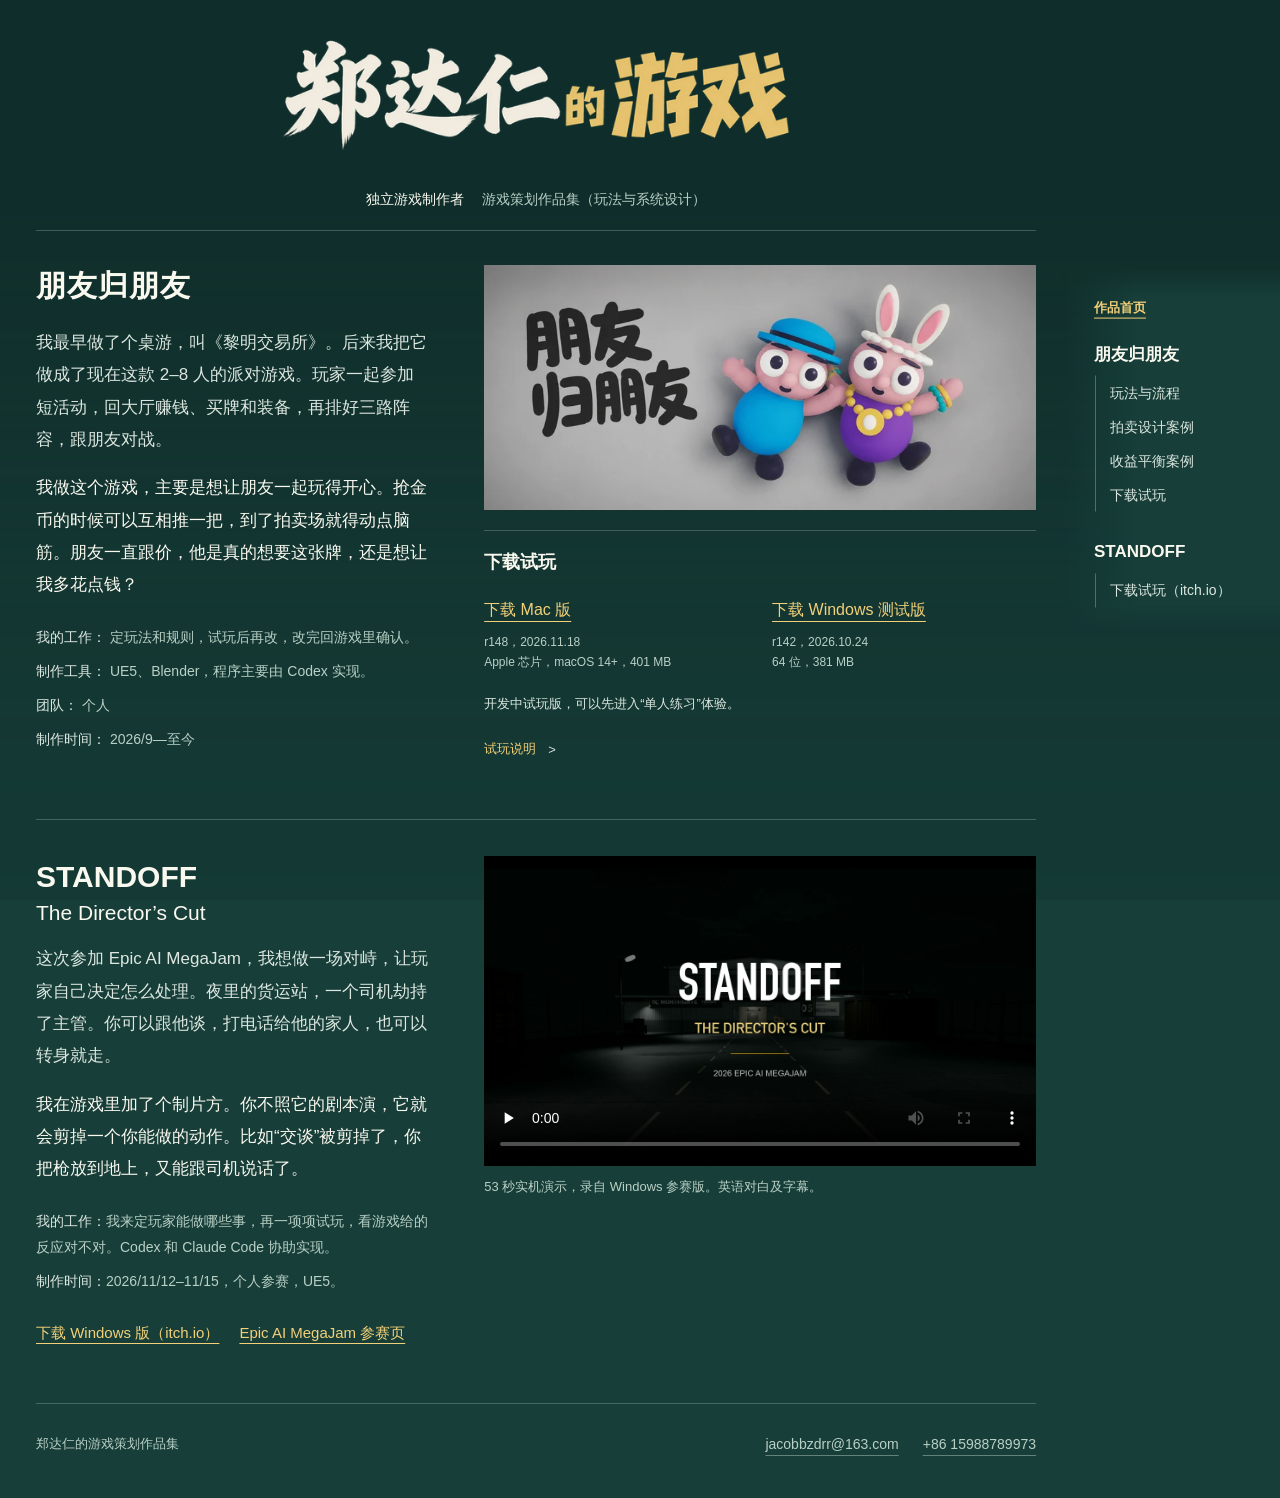
<file: index.html>
<!doctype html>
<html lang="zh-CN">
  <head>
    <meta charset="utf-8" />
    <meta name="viewport" content="width=device-width, initial-scale=1" />
    <meta name="theme-color" content="#28514b" />
    <meta name="description" content="郑达仁的游戏策划作品集。体验多人派对策略游戏《朋友归朋友》，查看公开竞拍与收益平衡案例，或试玩 Epic AI MegaJam 参赛作品 STANDOFF: The Director's Cut。" />
    <title>郑达仁的游戏</title>
    <link rel="icon" href="data:," />
    <link rel="stylesheet" href="./styles.css?v=20261018-footer" />
    <link rel="stylesheet" href="./home.css?v=20261119-works" />
    <link rel="stylesheet" href="./site-nav.css?v=20261119-works" />
    <script src="./site-nav.js?v=20261119-works" defer></script>
    <link rel="stylesheet" href="./ink-background.css?v=20261020-v4" />
    <script src="./ink-background.js?v=20261020-v4" defer></script>
  </head>
  <body class="portfolio-home has-site-nav" data-nav-page="home">
    <a class="home-skip-link" href="#friends">跳到作品介绍</a>
    <aside class="site-directory">
      <button class="directory-toggle" type="button" aria-expanded="false" aria-controls="portfolio-directory" hidden>
        <svg viewBox="0 0 24 24" fill="none" stroke="currentColor" stroke-width="1.5" stroke-linecap="round" aria-hidden="true"><path d="M4 6h16M4 12h16M4 18h16" /></svg>
        <span>目录</span>
      </button>
      <nav class="directory-nav" id="portfolio-directory" aria-label="作品集目录">
        <a class="directory-link directory-home" href="./index.html" data-nav-page="home" aria-current="page">作品首页</a>
        <ul class="directory-projects">
          <li>
            <a class="directory-link directory-project-title" id="directory-friends" href="./index.html#friends" data-nav-page="home" data-nav-target="friends">朋友归朋友</a>
            <ul class="directory-pages" aria-labelledby="directory-friends">
              <li><a class="directory-link" href="./gameplay.html" data-nav-page="gameplay">玩法与流程</a></li>
              <li><a class="directory-link" href="./auction.html" data-nav-page="auction">拍卖设计案例</a></li>
              <li><a class="directory-link" href="./income.html" data-nav-page="income">收益平衡案例</a></li>
              <li><a class="directory-link" href="./index.html#download" data-nav-page="home" data-nav-target="download">下载试玩</a></li>
            </ul>
          </li>
          <li>
            <a class="directory-link directory-project-title" id="directory-standoff" href="./index.html#standoff" data-nav-page="home" data-nav-target="standoff" lang="en">STANDOFF</a>
            <ul class="directory-pages" aria-labelledby="directory-standoff">
              <li><a class="directory-link" href="https://jacobbzdr-art.itch.io/standoff-the-directors-cut">下载试玩（itch.io）</a></li>
            </ul>
          </li>
        </ul>
      </nav>
    </aside>
    <main class="page home-page">
      <header class="masthead">
        <h1>
          <picture>
            <source type="image/webp" srcset="./assets/optimized/zheng-daren-games-640.webp 640w, ./assets/optimized/zheng-daren-games-1080.webp 1080w" sizes="(max-width: 499px) calc(100vw - 40px), (max-width: 767px) 460px, 540px" />
            <img class="title-art" src="./assets/zheng-daren-games.png" width="2172" height="724" alt="郑达仁的游戏" fetchpriority="high" />
          </picture>
        </h1>
        <p class="portfolio-purpose"><span class="creator-role">独立游戏制作者</span><span>游戏策划作品集（玩法与系统设计）</span></p>
      </header>
      <div id="works">
        <nav class="project-index" aria-label="选择作品">
          <a href="#friends"><strong>朋友归朋友</strong><span>多人派对策略</span></a>
          <a href="#standoff"><strong lang="en">STANDOFF</strong><span>第一人称叙事</span></a>
        </nav>
      </div>
      <section class="game" id="friends" tabindex="-1" aria-labelledby="game-title">
        <div class="game-copy">
          <h2 id="game-title">朋友归朋友</h2>
          <p>我最早做了个桌游，叫《黎明交易所》。后来我把它做成了现在这款 2–8 人的派对游戏。玩家一起参加短活动，回大厅赚钱、买牌和装备，再排好三路阵容，跟朋友对战。</p>
          <p class="game-intent">我做这个游戏，主要是想让朋友一起玩得开心。抢金币的时候可以互相推一把，到了拍卖场就得动点脑筋。朋友一直跟价，他是真的想要这张牌，还是想让我多花点钱？</p>
          <dl class="game-details">
            <div>
              <dt>我的工作：</dt>
              <dd>定玩法和规则，试玩后再改，改完回游戏里确认。</dd>
            </div>
            <div>
              <dt>制作工具：</dt>
              <dd>UE5、Blender，程序主要由 Codex 实现。</dd>
            </div>
            <div>
              <dt>团队：</dt>
              <dd>个人</dd>
            </div>
            <div>
              <dt>制作时间：</dt>
              <dd><time datetime="2026-09">2026/9</time>—至今</dd>
            </div>
          </dl>
        </div>
        <figure class="game-cover">
          <picture>
            <source type="image/webp" srcset="./assets/optimized/friends-cover-768.webp 768w, ./assets/optimized/friends-cover-1280.webp 1280w" sizes="(max-width: 767px) calc(100vw - 40px), (max-width: 1050px) calc((100vw - 110px) * 0.5652), (max-width: 1196px) calc((100vw - 150px) * 0.5833), 610px" />
            <img src="./assets/friends-cover.png" width="1881" height="836" alt="《朋友归朋友》游戏概念封面：左侧是游戏艺术字，右侧是一位初始角色和一位戴满饰品的角色。" />
          </picture>
        </figure>
        <section class="playtest-download" id="download" aria-labelledby="download-title">
          <h3 id="download-title">下载试玩</h3>
          <div class="download-options">
            <a class="download-option" href="https://github.com/jacobbzdr-art/jacobbzdr-art.github.io/releases/download/playtest-r148/Friends-r148-Mac-AppleSilicon.zip" aria-label="下载 Mac r148 试玩版，Apple 芯片，macOS 14 或更新版本，401 MB">
              <span class="download-label">下载 Mac 版</span>
              <span class="download-meta">r148，<time datetime="2026-11-18">2026.11.18</time><br />Apple 芯片，macOS 14+，401 MB</span>
            </a>
            <a class="download-option" href="https://github.com/jacobbzdr-art/jacobbzdr-art.github.io/releases/download/playtest-r142/Friends-r142-Windows-test-x64.zip" aria-label="下载 Windows r142 测试版，64 位，381 MB">
              <span class="download-label">下载 Windows 测试版</span>
              <span class="download-meta">r142，<time datetime="2026-10-24">2026.10.24</time><br />64 位，381 MB</span>
            </a>
          </div>
          <p class="download-intro">开发中试玩版，可以先进入“单人练习”体验。</p>
          <details class="download-guide">
            <summary>试玩说明</summary>
            <div class="download-guide-body">
              <p><strong>Windows：</strong>完整解压后，打开 Friends-r142-Windows-test 文件夹中的 DawnExchange.exe。如果提示缺少 VCRUNTIME 或 MSVCP 运行库，安装<a href="https://aka.ms/vc14/vc_redist.x64.exe">微软 VC++ x64 运行库</a>后重试。</p>
              <p><strong>Mac：</strong>解压后打开 DawnExchange.app。当前版本尚未经过 Apple 公证，首次打开可能需要在“系统设置 → 隐私与安全性”中确认允许打开。</p>
              <p><strong>和朋友联机：</strong>请使用相同版本。房主创建房间，其他玩家填写房主地址加入。异地联机需要可互通的网络。如果你们约好玩 r142，可以<a href="https://github.com/jacobbzdr-art/jacobbzdr-art.github.io/releases/download/playtest-r142/Friends-r142-Mac-AppleSilicon.zip">下载旧版 Mac r142（388 MB）</a>。</p>
            </div>
          </details>
        </section>
      </section>
      <section class="jam-project" id="standoff" aria-labelledby="standoff-title">
        <h2 id="standoff-title" lang="en">STANDOFF <span class="jam-subtitle">The Director’s Cut</span></h2>
        <figure class="jam-film" id="standoff-film">
          <video width="1920" height="1080" controls playsinline preload="none" poster="./assets/videos/standoff-cover.jpg" aria-label="STANDOFF 的 53 秒 Windows 实机演示">
            <source src="./assets/videos/standoff-gameplay.mp4" type="video/mp4" />
            <a href="./assets/videos/standoff-gameplay.mp4">打开 STANDOFF 实机演示</a>
          </video>
          <figcaption>53 秒实机演示，录自 Windows 参赛版。英语对白及字幕。</figcaption>
        </figure>
        <div class="game-copy">
          <p>这次参加 Epic AI MegaJam，我想做一场对峙，让玩家自己决定怎么处理。夜里的货运站，一个司机劫持了主管。你可以跟他谈，打电话给他的家人，也可以转身就走。</p>
          <p class="game-intent">我在游戏里加了个制片方。你不照它的剧本演，它就会剪掉一个你能做的动作。比如“交谈”被剪掉了，你把枪放到地上，又能跟司机说话了。</p>
          <dl class="game-details">
            <div><dt>我的工作：</dt><dd>我来定玩家能做哪些事，再一项项试玩，看游戏给的反应对不对。Codex 和 Claude Code 协助实现。</dd></div>
            <div><dt>制作时间：</dt><dd>2026/11/12–11/15，个人参赛，UE5。</dd></div>
          </dl>
          <nav class="work-links" aria-label="STANDOFF 下载和参赛记录">
            <a href="https://jacobbzdr-art.itch.io/standoff-the-directors-cut">下载 Windows 版（itch.io）</a>
            <a href="https://itch.io/jam/2026-epic-ai-megajam/rate/5370667">Epic AI MegaJam 参赛页</a>
          </nav>
        </div>
      </section>
      <footer class="contact" aria-label="联系郑达仁">
        <p>郑达仁的游戏策划作品集</p>
        <nav class="contact-links" aria-label="联系方式">
          <a href="mailto:jacobbzdrr@163.com">jacobbzdrr@163.com</a>
          <a href="tel:+8615988789973">+86 15988789973</a>
        </nav>
      </footer>
    </main>
  </body>
</html>
</file>
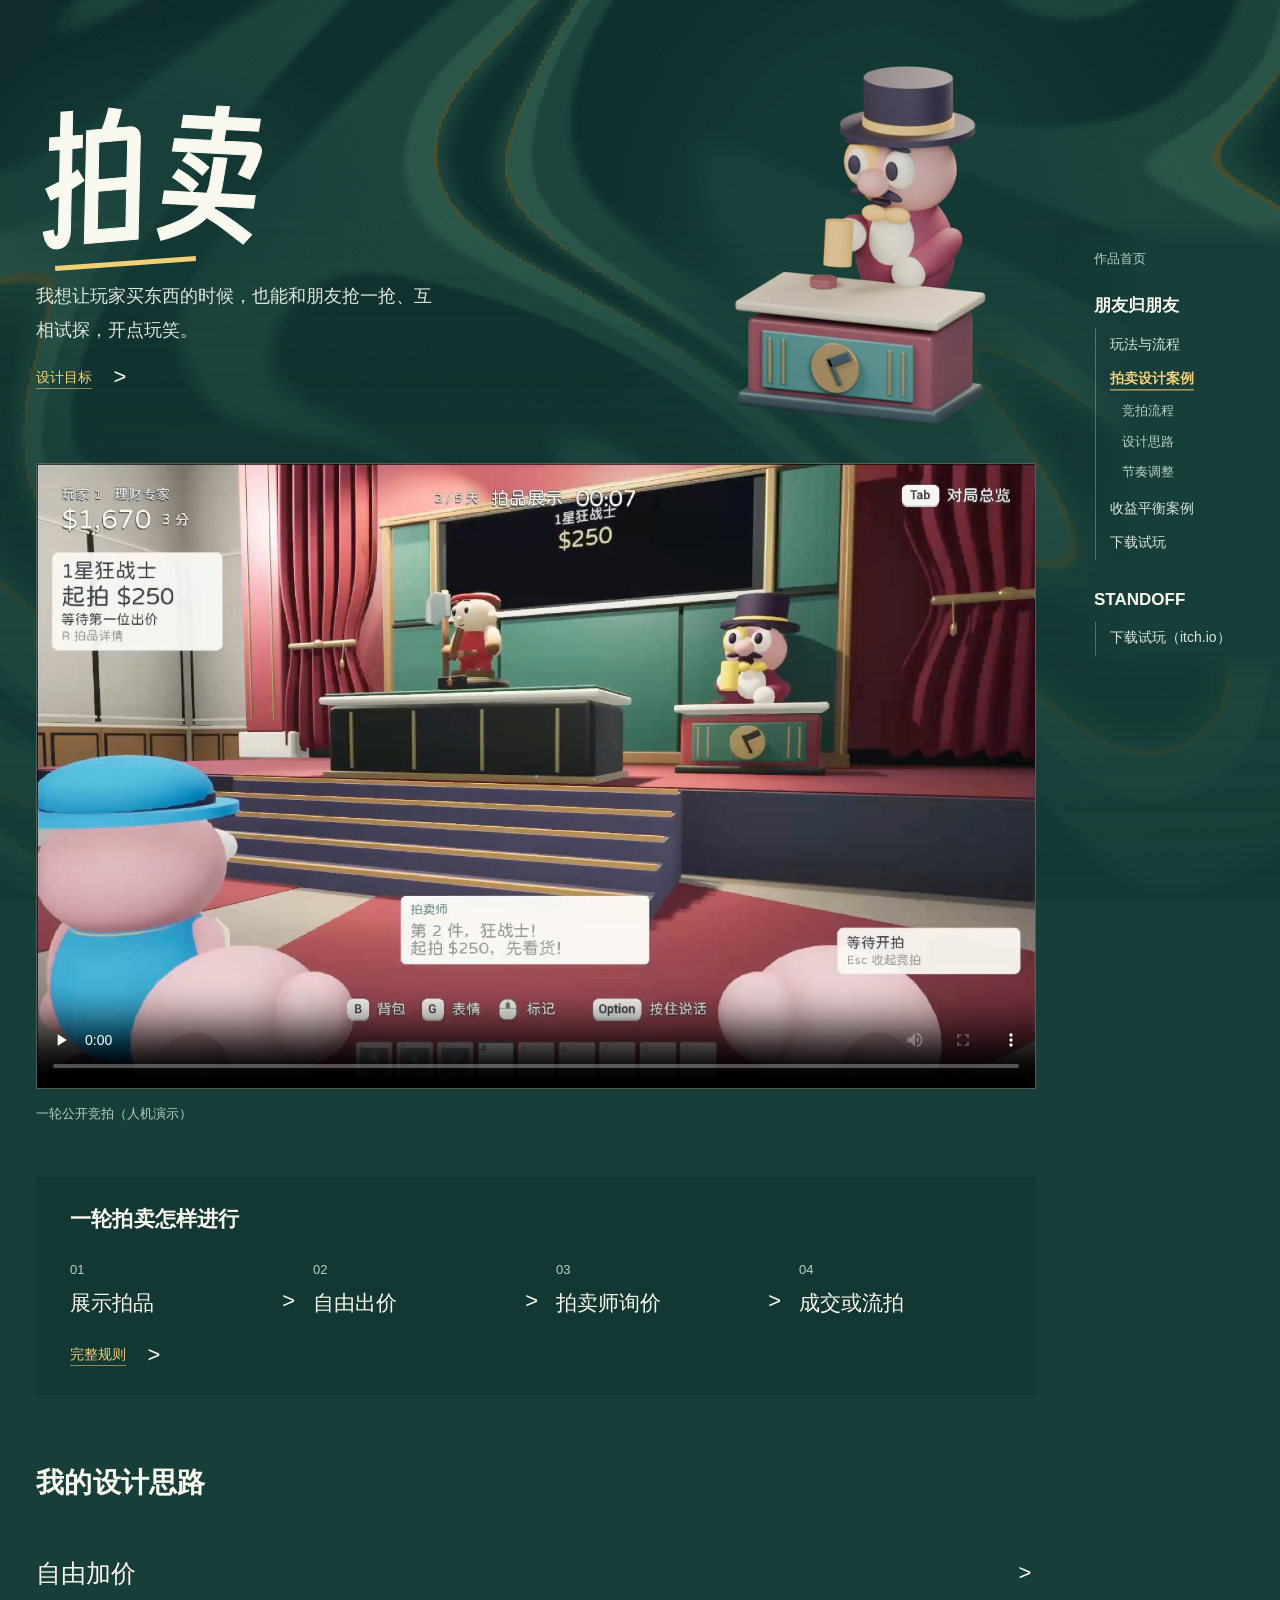
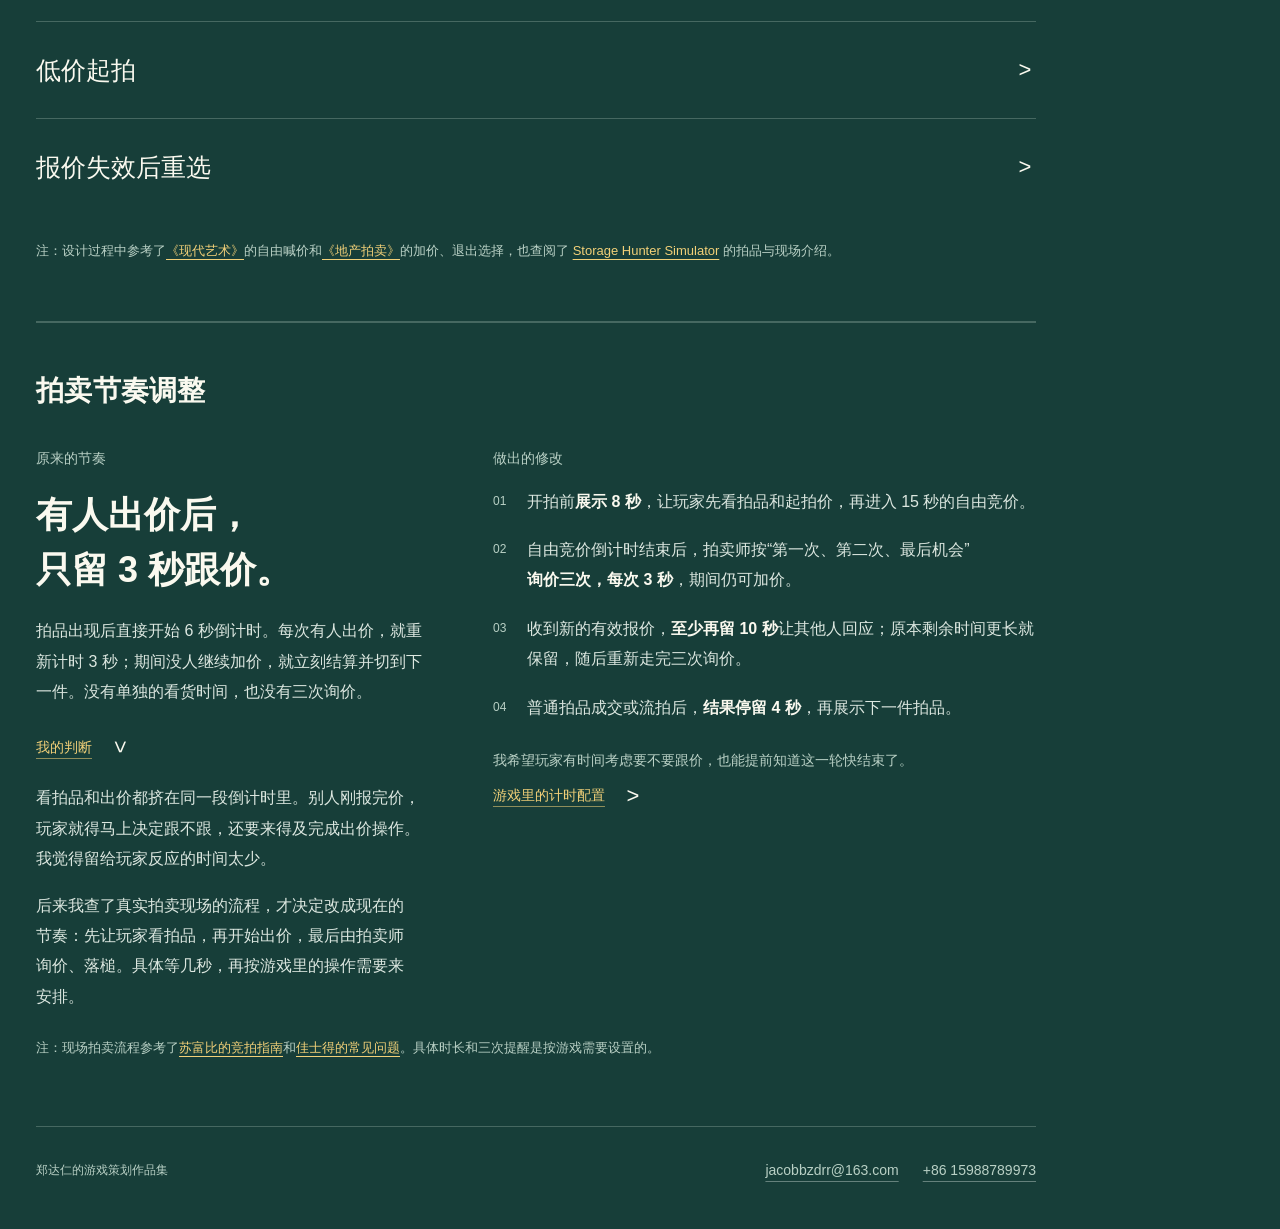
<file: auction/index.html>
<!doctype html>
<html lang="zh-CN">
  <head>
    <meta charset="utf-8" />
    <meta name="viewport" content="width=device-width, initial-scale=1" />
    <title>拍卖设计案例｜郑达仁的游戏策划作品集</title>
    <script>
      window.location.replace("../auction.html" + window.location.search + window.location.hash);
    </script>
    <meta http-equiv="refresh" content="0; url=../auction.html" />
  </head>
  <body>
    <p>正在打开拍卖设计案例。</p>
    <p><a href="../auction.html" id="destination">前往拍卖设计案例</a></p>
    <script>
      document.getElementById("destination").href = "../auction.html" + window.location.search + window.location.hash;
    </script>
  </body>
</html>
</file>
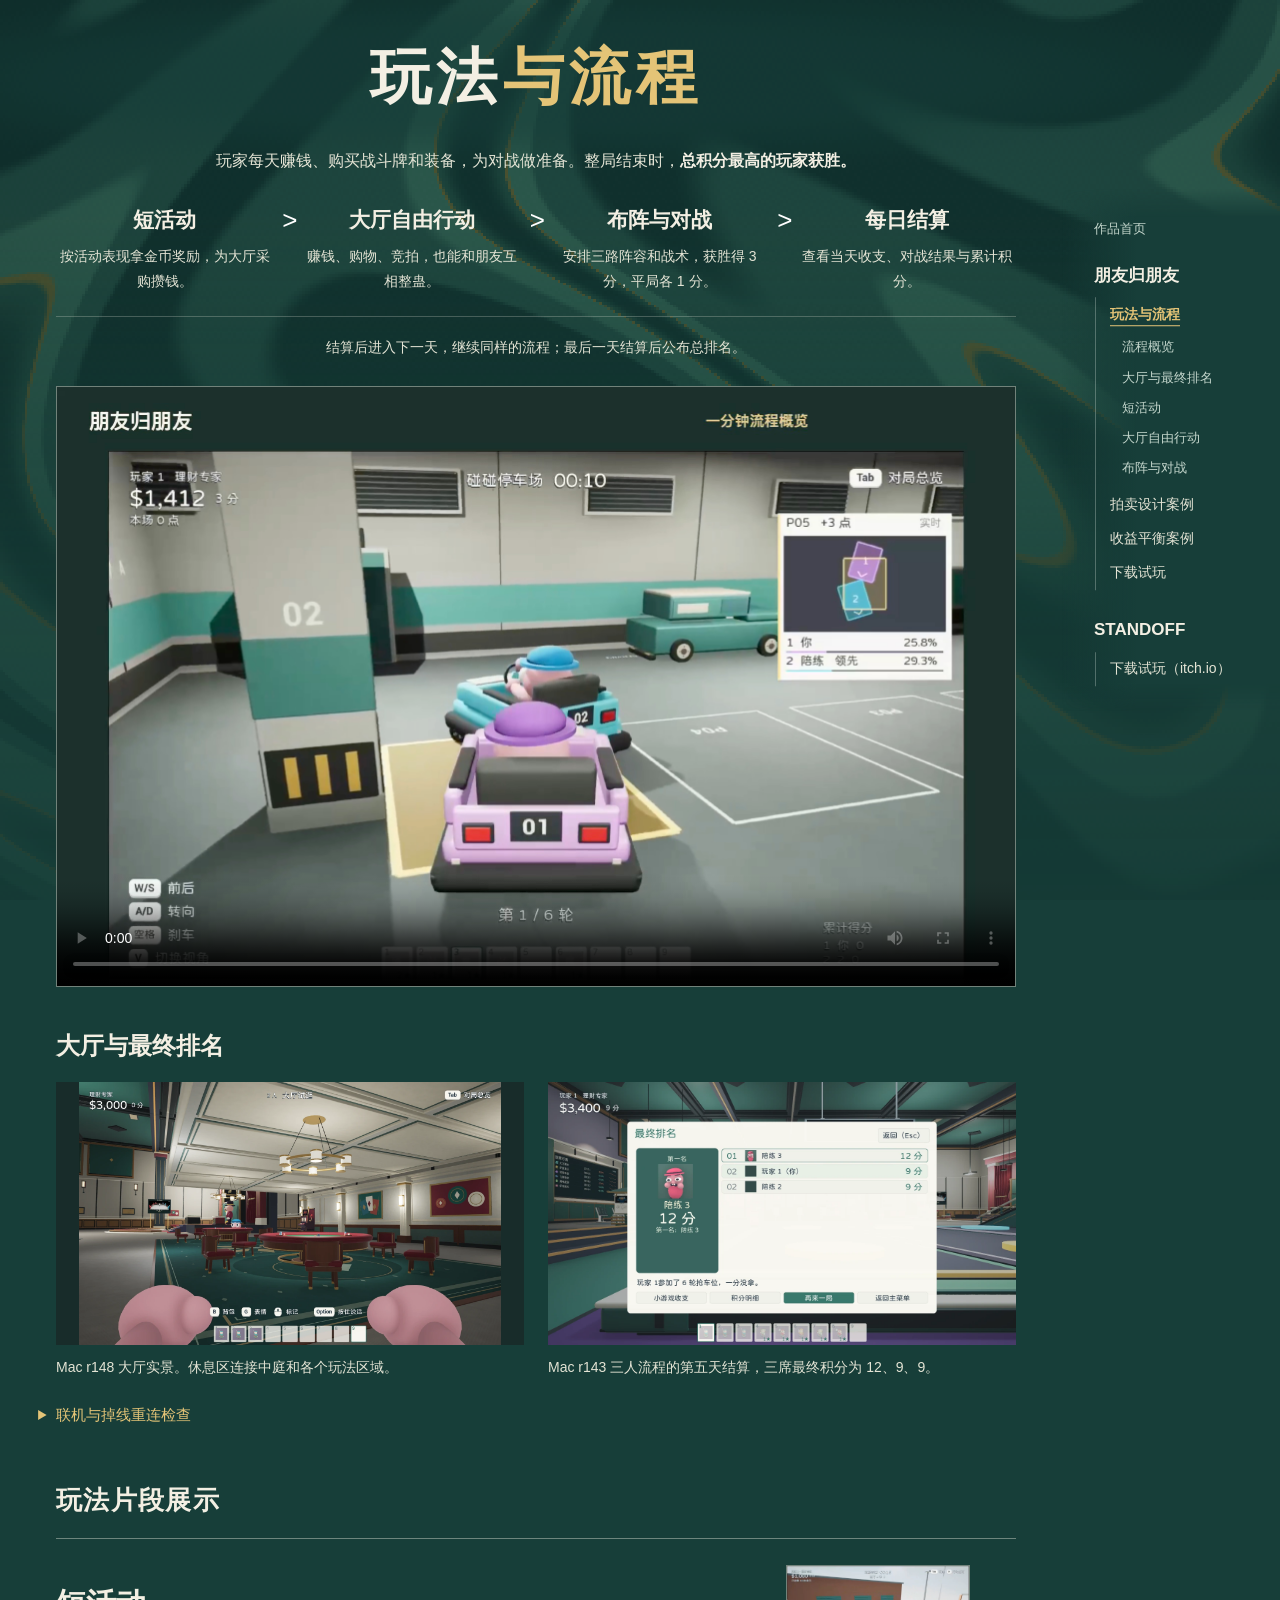
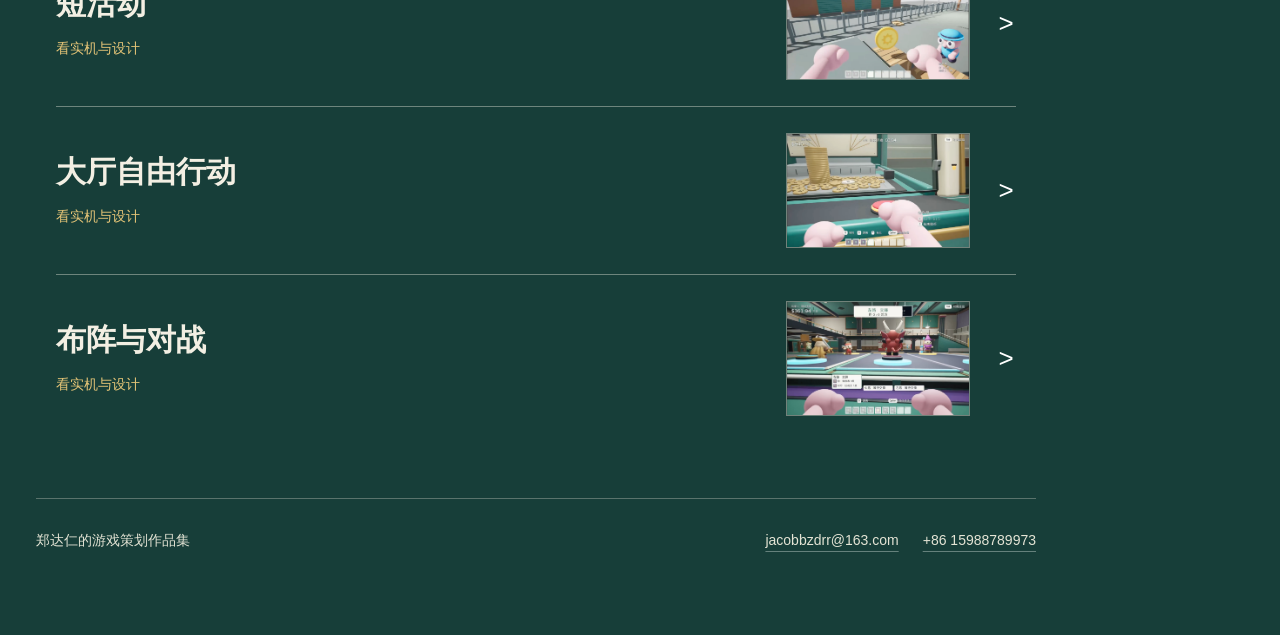
<file: gameplay/index.html>
<!doctype html>
<html lang="zh-CN">
  <head>
    <meta charset="utf-8" />
    <meta name="viewport" content="width=device-width, initial-scale=1" />
    <title>玩法与流程｜郑达仁的游戏策划作品集</title>
    <script>
      window.location.replace("../gameplay.html" + window.location.search + window.location.hash);
    </script>
    <meta http-equiv="refresh" content="0; url=../gameplay.html" />
  </head>
  <body>
    <p>正在打开玩法与流程。</p>
    <p><a href="../gameplay.html" id="destination">前往玩法与流程</a></p>
    <script>
      document.getElementById("destination").href = "../gameplay.html" + window.location.search + window.location.hash;
    </script>
  </body>
</html>
</file>
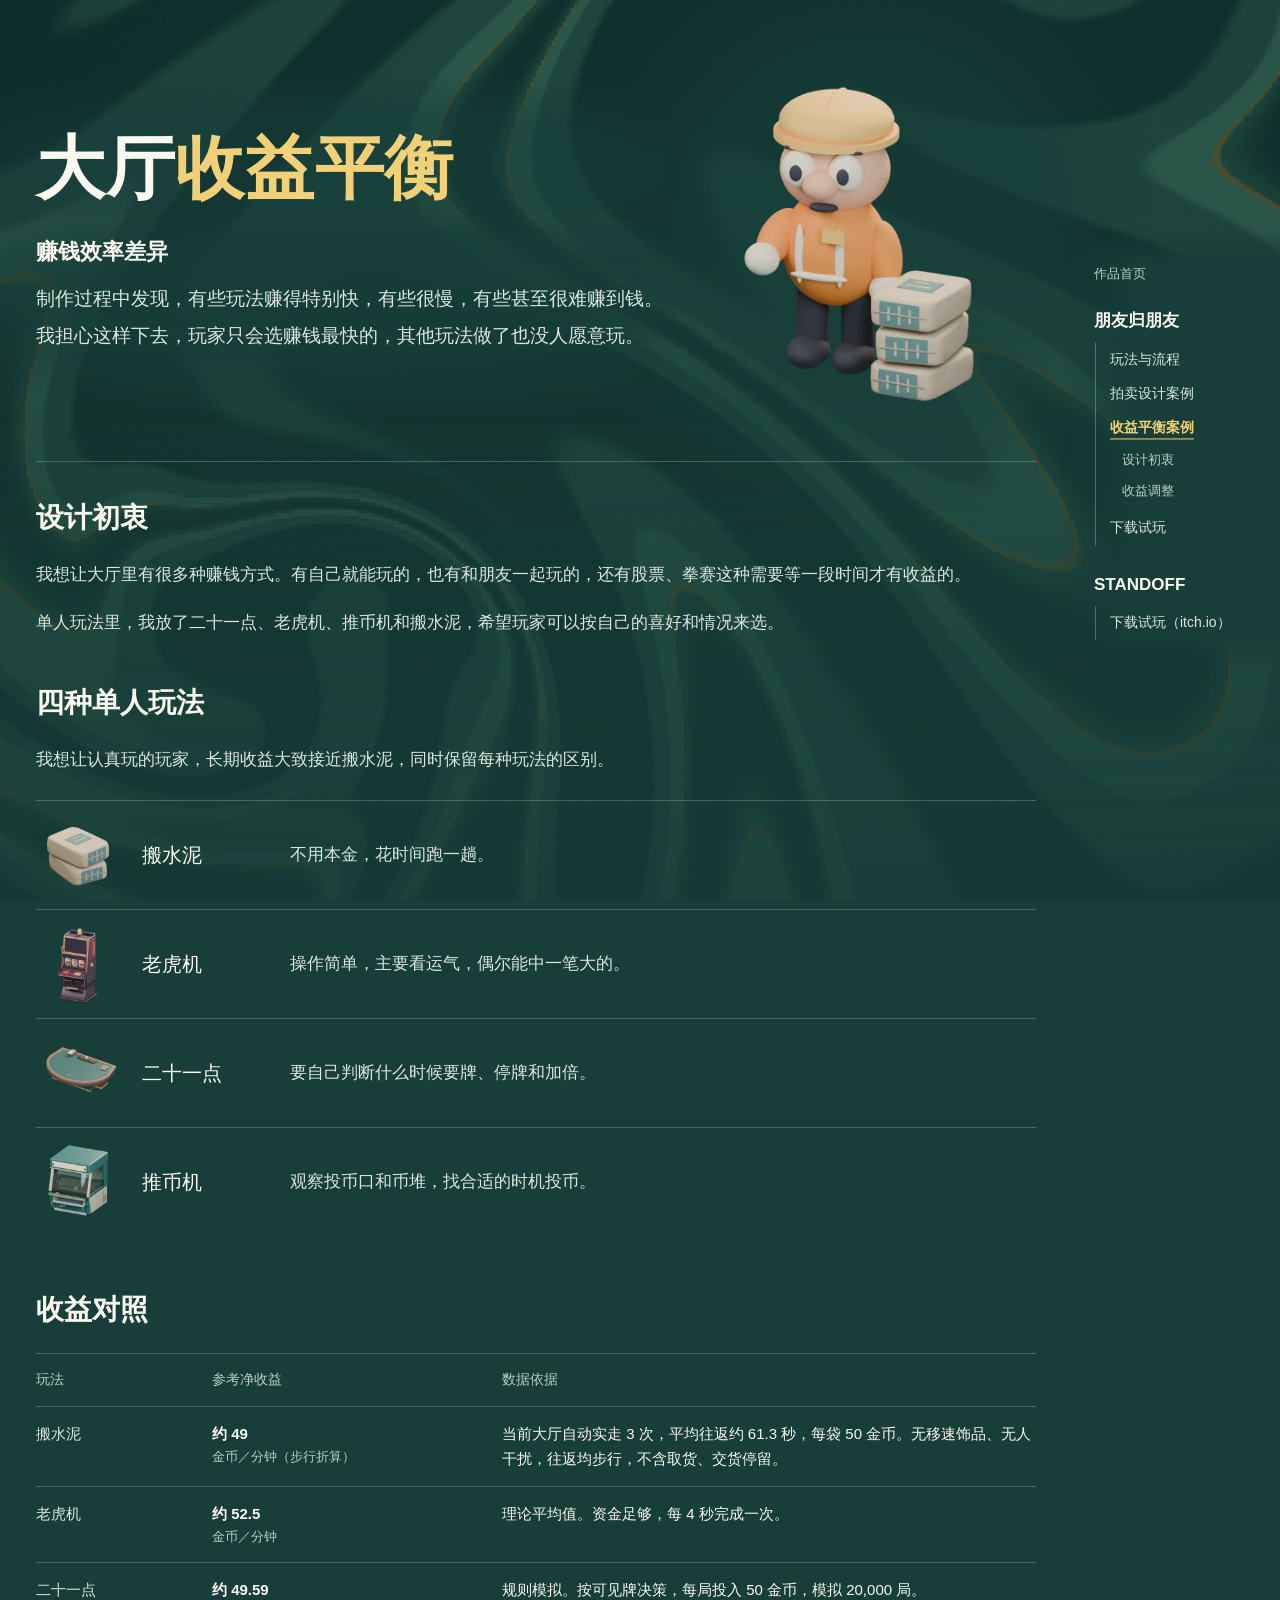
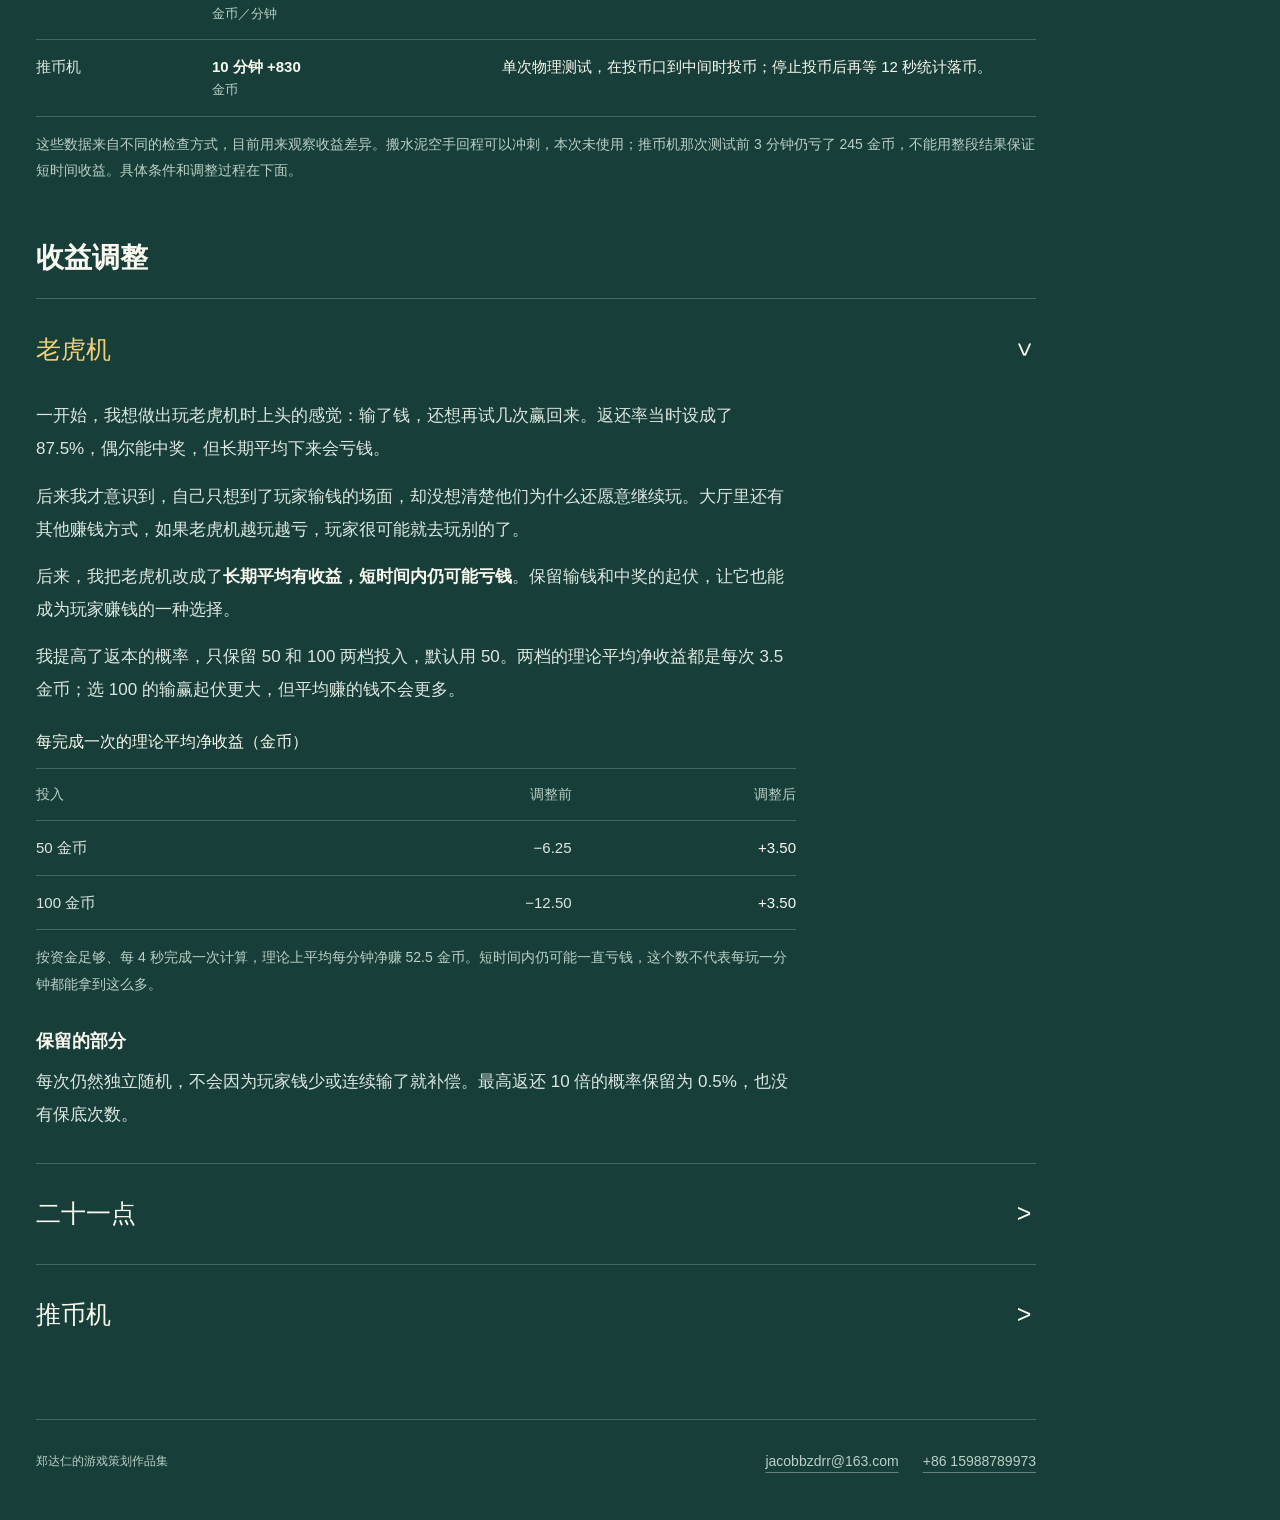
<file: income/index.html>
<!doctype html>
<html lang="zh-CN">
  <head>
    <meta charset="utf-8" />
    <meta name="viewport" content="width=device-width, initial-scale=1" />
    <title>收益平衡案例｜郑达仁的游戏策划作品集</title>
    <script>
      window.location.replace("../income.html" + window.location.search + window.location.hash);
    </script>
    <meta http-equiv="refresh" content="0; url=../income.html" />
  </head>
  <body>
    <p>正在打开收益平衡案例。</p>
    <p><a href="../income.html" id="destination">前往收益平衡案例</a></p>
    <script>
      document.getElementById("destination").href = "../income.html" + window.location.search + window.location.hash;
    </script>
  </body>
</html>
</file>
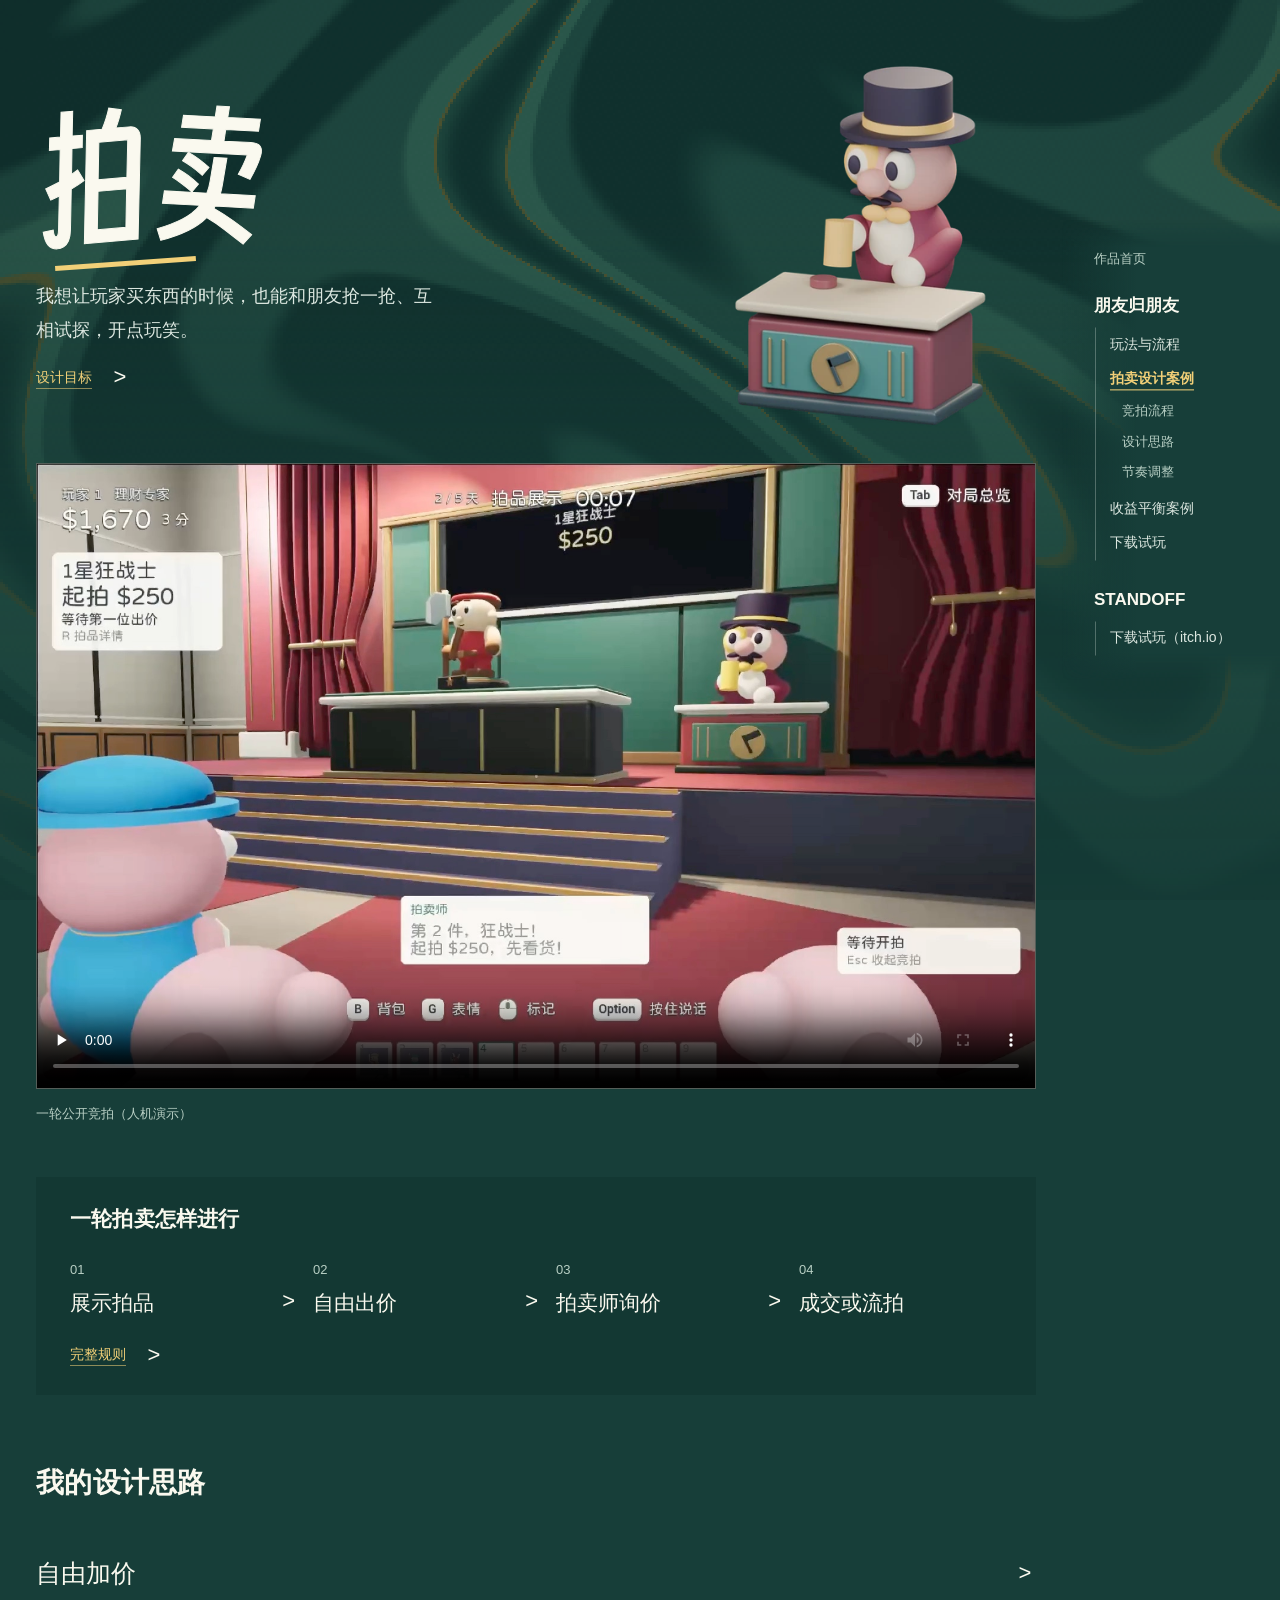
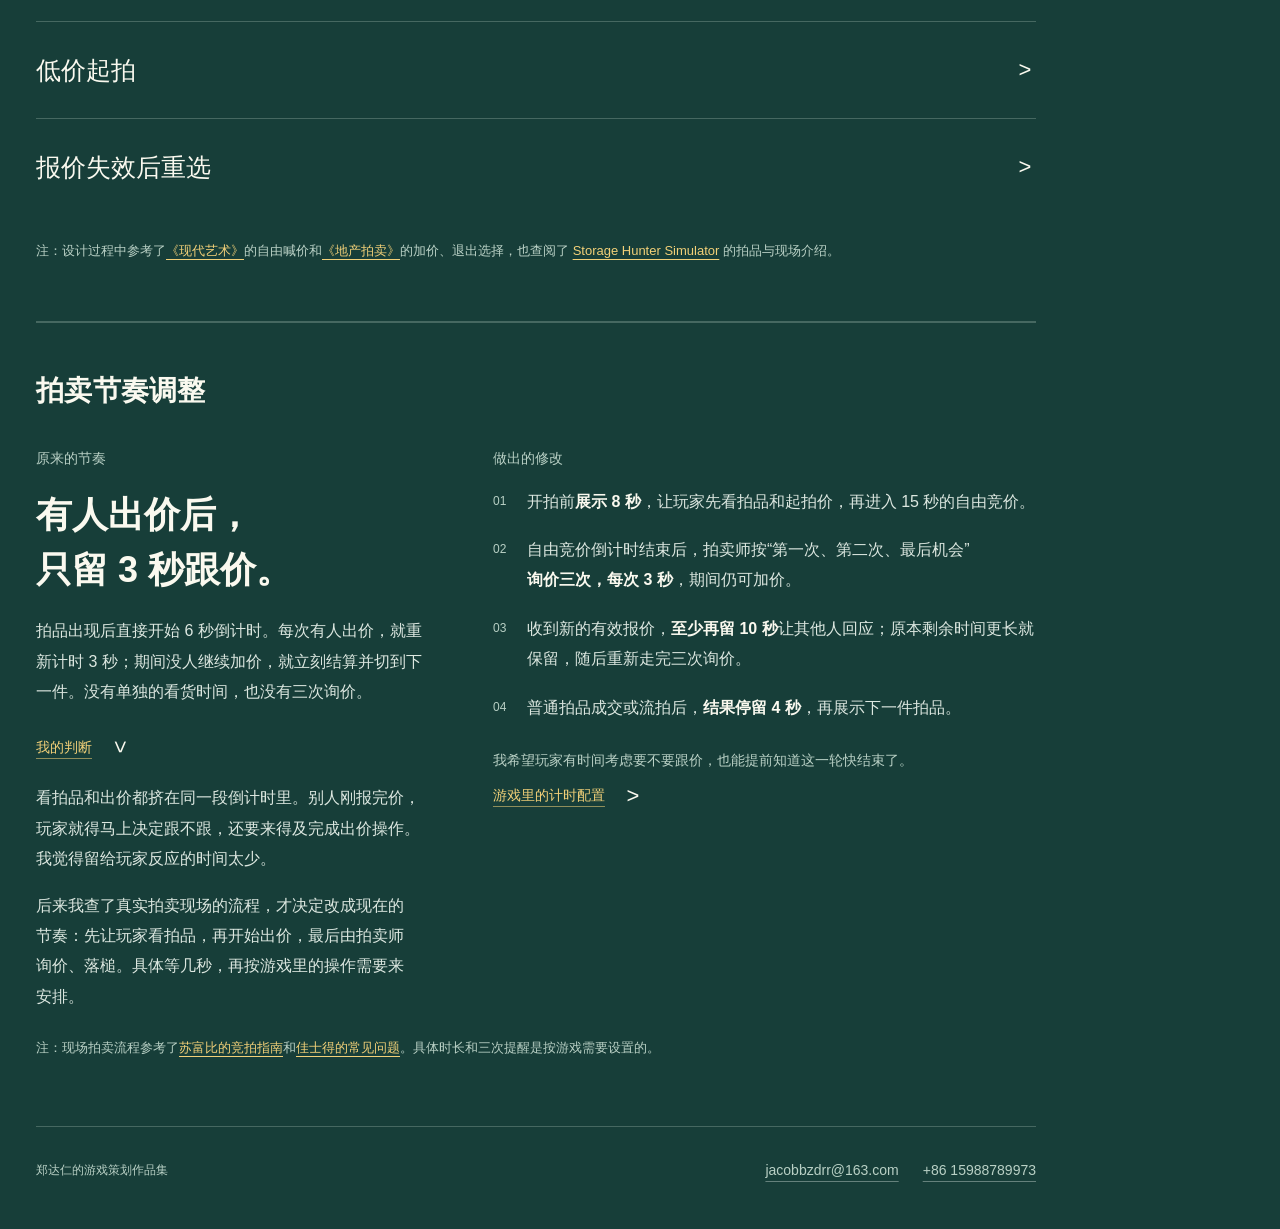
<file: auction.html>
<!doctype html>
<html lang="zh-CN">
  <head>
    <meta charset="utf-8" />
    <meta name="viewport" content="width=device-width, initial-scale=1" />
    <meta name="theme-color" content="#28514b" />
    <meta name="description" content="郑达仁的《朋友归朋友》拍卖设计案例：公开竞拍流程、设计思路，以及拍卖节奏调整前后的具体变化。" />
    <title>拍卖设计案例｜朋友归朋友</title>
    <link rel="icon" href="data:," />
    <link rel="preload" href="./assets/fonts/auction-title.woff2" as="font" type="font/woff2" crossorigin />
    <link rel="stylesheet" href="./styles.css?v=20261018-footer" />
    <link rel="stylesheet" href="./auction.css?v=20261020-references" />
    <link rel="stylesheet" href="./site-nav.css?v=20261119-works" />
    <script src="./site-nav.js?v=20261119-works" defer></script>
    <link rel="stylesheet" href="./ink-background.css?v=20261020-v4" />
    <script src="./ink-background.js?v=20261020-v4" defer></script>
  </head>
  <body class="auction-case has-site-nav" data-nav-page="auction">
    <a class="skip-link" href="#case-content">跳到案例正文</a>
    <aside class="site-directory">
      <button class="directory-toggle" type="button" aria-expanded="false" aria-controls="portfolio-directory" hidden>
        <svg viewBox="0 0 24 24" fill="none" stroke="currentColor" stroke-width="1.5" stroke-linecap="round" aria-hidden="true"><path d="M4 6h16M4 12h16M4 18h16" /></svg>
        <span>目录</span>
      </button>
      <nav class="directory-nav" id="portfolio-directory" aria-label="作品集目录">
        <a class="directory-link directory-home" href="./index.html" data-nav-page="home">作品首页</a>
        <ul class="directory-projects">
          <li>
            <a class="directory-link directory-project-title" id="directory-friends" href="./index.html#friends" data-nav-page="home" data-nav-target="friends">朋友归朋友</a>
            <ul class="directory-pages" aria-labelledby="directory-friends">
              <li><a class="directory-link" href="./gameplay.html" data-nav-page="gameplay">玩法与流程</a></li>
              <li>
                <a class="directory-link" href="./auction.html" data-nav-page="auction" aria-current="page">拍卖设计案例</a>
                <ul class="directory-sections" aria-label="拍卖设计案例的章节">
                  <li><a class="directory-link" href="./auction.html#flow-title" data-nav-page="auction" data-nav-target="flow-title">竞拍流程</a></li>
                  <li><a class="directory-link" href="./auction.html#decisions-title" data-nav-page="auction" data-nav-target="decisions-title">设计思路</a></li>
                  <li><a class="directory-link" href="./auction.html#revision-title" data-nav-page="auction" data-nav-target="revision-title">节奏调整</a></li>
                </ul>
              </li>
              <li><a class="directory-link" href="./income.html" data-nav-page="income">收益平衡案例</a></li>
              <li><a class="directory-link" href="./index.html#download" data-nav-page="home" data-nav-target="download">下载试玩</a></li>
            </ul>
          </li>
          <li>
            <a class="directory-link directory-project-title" id="directory-standoff" href="./index.html#standoff" data-nav-page="home" data-nav-target="standoff" lang="en">STANDOFF</a>
            <ul class="directory-pages" aria-labelledby="directory-standoff">
              <li><a class="directory-link" href="https://jacobbzdr-art.itch.io/standoff-the-directors-cut">下载试玩（itch.io）</a></li>
            </ul>
          </li>
        </ul>
      </nav>
    </aside>
    <main class="page auction-page" id="case-content">

      <header class="case-hero">
        <div class="case-intro">
          <h1 aria-label="拍卖"><span aria-hidden="true">拍</span><span aria-hidden="true">卖</span></h1>
          <figure class="auction-host">
            <img src="./assets/characters/auctioneer-760.webp" srcset="./assets/characters/auctioneer-380.webp 380w, ./assets/characters/auctioneer-760.webp 760w" sizes="(max-width: 767px) 48vw, 320px" width="760" height="900" alt="游戏中的拍卖师站在拍卖台后，举着拍卖槌。" fetchpriority="high" decoding="async" />
          </figure>
          <p class="case-lead goal-lead">我想让玩家买东西的时候，也能和朋友抢一抢、互相试探，开点玩笑。</p>
          <details class="goal disclosure">
            <summary class="text-toggle">
              <span class="toggle-label">设计目标</span>
              <span class="chevron" aria-hidden="true">&gt;</span>
            </summary>
            <div class="detail-copy">
              <p>拍卖可以拿到角色、装备等东西。</p>
              <p>碰上正好能用的拍品，就会想买下来。可朋友也一直跟价，你又拿不准他是真的想要，还是想让你多花点钱。</p>
              <p>比如，看到朋友很想要某件拍品，就故意加价，想让他多花点钱。结果朋友看出来了，突然不跟了，自己反而成了最后的买家。这是我想让拍卖里出现的情况。</p>
              <p>想坑朋友，也有可能把自己坑了。每次加价，都得做好最后由自己买单的准备。我希望玩家能从这些意外里，留下一些搞笑有意思的片段。</p>
            </div>
          </details>
        </div>

        <figure class="case-film">
          <video class="film-video" width="1670" height="1044" controls playsinline preload="none" poster="./assets/videos/auction-public-r141-poster.jpg" aria-label="公开竞拍人机演示：一星狂战士，从拍品展示、跟价、三次询价到成交。">
            <source src="./assets/videos/auction-public-r141.mp4" type="video/mp4" />
            <a href="./assets/videos/auction-public-r141.mp4">打开公开竞拍演示视频</a>
          </video>
          <figcaption>一轮公开竞拍（人机演示）</figcaption>
        </figure>
      </header>

      <section class="case-section flow-section" aria-labelledby="flow-title">
        <h2 id="flow-title">一轮拍卖怎样进行</h2>
        <ol class="auction-flow" aria-label="公开竞拍流程">
          <li><span class="flow-step" aria-hidden="true">01</span><span>展示拍品</span></li>
          <li><span class="flow-step" aria-hidden="true">02</span><span>自由出价</span></li>
          <li><span class="flow-step" aria-hidden="true">03</span><span>拍卖师询价</span></li>
          <li><span class="flow-step" aria-hidden="true">04</span><span>成交或流拍</span></li>
        </ol>

        <details class="rules disclosure">
          <summary class="text-toggle">
            <span class="toggle-label">完整规则</span>
            <span class="chevron" aria-hidden="true">&gt;</span>
          </summary>
          <div class="rules-grid detail-copy">
            <section aria-labelledby="preview-rule">
              <h3 id="preview-rule">展示拍品</h3>
              <p>开拍前先展示拍品和起拍价，留点时间让玩家看看值不值得买，然后再开始出价。</p>
            </section>
            <section aria-labelledby="bidding-rule">
              <h3 id="bidding-rule">自由出价</h3>
              <p>想参与的人都可以出价，不用按座次轮流来。</p>
              <p>第一口报价不能低于起拍价，之后每次至少加 10 金币。可以快捷加价，也可以自己输入金额。现在最高价是多少、谁出的，玩家都能看到。</p>
            </section>
            <section aria-labelledby="calling-rule">
              <h3 id="calling-rule">询价与落槌</h3>
              <p>一段时间没人加价，拍卖师就会依次喊“第一次、第二次、最后机会”，提醒三次。</p>
              <p>只要还没落槌，就还能加价。有了新的有效报价，会重新留出时间让其他人回应，之后再完整提醒三次。只要还有人按规则继续加价，这轮拍卖就会继续。</p>
            </section>
            <section aria-labelledby="sale-rule">
              <h3 id="sale-rule">成交或流拍</h3>
              <p>落槌后，有效报价最高的人按自己报的价格付钱，拿走拍品。公布谁买到了、花了多少钱，再开始下一轮。</p>
              <p>如果一直没人出价，这件拍品就流拍，转到回收区。</p>
            </section>
            <section class="funds-rule" aria-labelledby="funds-rule">
              <h3 id="funds-rule">资金怎样处理</h3>
              <p>报价不能超过手头能付的现金。你的报价最高时，会先留住这笔钱，剩下的钱还能用。有人出价超过你，这笔钱就恢复可用；如果最后由你买下，成交时再扣掉。</p>
              <p>所以就算只是想抬价，只要最后没人跟，就得按自己报的价格把东西买下来。</p>
            </section>
          </div>
        </details>
      </section>

      <section class="case-section decisions-section" aria-labelledby="decisions-title">
        <h2 id="decisions-title">我的设计思路</h2>
        <div class="decisions">
          <details class="decision disclosure">
            <summary>
              <span class="decision-title">自由加价</span>
              <span class="chevron" aria-hidden="true">&gt;</span>
            </summary>
            <div class="detail-copy decision-copy">
              <p>我保留了小额加价和自定义金额。想试试朋友还跟不跟，可以只加一点；想一下抬高价格，也可以自己输入金额。只要还有人按规则跟价，就继续拍。</p>
              <p>这样也有问题：如果一直有人加价，这轮就会拖长，没参加的人可能等得不耐烦。目前我还是想保留朋友互相跟价的过程，具体等多久、询价多快，还要继续试玩再调。</p>
            </div>
          </details>
          <details class="decision disclosure">
            <summary>
              <span class="decision-title">低价起拍</span>
              <span class="chevron" aria-hidden="true">&gt;</span>
            </summary>
            <div class="detail-copy decision-copy">
              <p>我想让玩家觉得，这轮拍卖值得留点钱参加。所以拍品里有同名牌组合、搭配组合，后期还会有二星牌和神秘箱。玩家可以找自己合成、搭配需要的牌，也可以试试神秘箱会开出什么。</p>
              <p>已知拍品的起拍价设得比较低，是想让玩家愿意先出一口价。朋友也想要的时候，价格还会往上加，最后可能比原来打算的贵不少。</p>
              <p>商店按标价买东西。拍卖则可能便宜买到正好能用的东西，但朋友也想要的话，价格就可能一路加上去，最后也不一定归你。</p>
            </div>
          </details>
          <details class="decision disclosure">
            <summary>
              <span class="decision-title">报价失效后重选</span>
              <span class="chevron" aria-hidden="true">&gt;</span>
            </summary>
            <div class="detail-copy decision-copy">
              <p>玩家看到多少钱，就按这个总金额报价。如果朋友抢先加了价，让这次报价失效，就提示玩家重新选金额。</p>
              <p>比如，你准备报 110，朋友先报了 110，那你这次出价就不生效，也不会自动替你改成 120。</p>
              <p>最后要付多少钱，应该由玩家自己决定。这样做的麻烦是，玩家抢着出价时可能要重新操作一次，所以界面也要说清楚这次为什么没报上。</p>
            </div>
          </details>
        </div>
        <p class="reference-note" id="auction-game-references">注：设计过程中参考了<a href="https://www.cmon.com/wp-content/uploads/2023/06/MA_Rulebbok_Artbook_v18-low.pdf" target="_blank" rel="noopener noreferrer" aria-label="《现代艺术》官方规则书（PDF，新标签页打开）">《现代艺术》</a>的自由喊价和<a href="https://cdn.1j1ju.com/medias/7a/c9/8c-for-sale-rulebook.pdf" target="_blank" rel="noopener noreferrer" aria-label="《地产拍卖》规则书（PDF，新标签页打开）">《地产拍卖》</a>的加价、退出选择，也查阅了 <a href="https://store.steampowered.com/app/1442430/Storage_Hunter_Simulator/" target="_blank" rel="noopener noreferrer" aria-label="Storage Hunter Simulator 的 Steam 商店页面（新标签页打开）">Storage Hunter Simulator</a> 的拍品与现场介绍。</p>
      </section>

      <section class="case-section revision-section" aria-labelledby="revision-title">
        <h2 id="revision-title">拍卖节奏调整</h2>
        <div class="revision-layout">
          <div class="revision-problem">
            <h3>原来的节奏</h3>
            <p class="problem-line"><span>有人出价后，</span><span>只留 3 秒跟价。</span></p>
            <p class="revision-before">拍品出现后直接开始 6 秒倒计时。每次有人出价，就重新计时 3 秒；期间没人继续加价，就立刻结算并切到下一件。没有单独的看货时间，也没有三次询价。</p>
            <details class="revision-reason disclosure" open>
              <summary class="text-toggle">
                <span class="toggle-label">我的判断</span>
                <span class="chevron" aria-hidden="true">&gt;</span>
              </summary>
              <div class="detail-copy">
                <p>看拍品和出价都挤在同一段倒计时里。别人刚报完价，玩家就得马上决定跟不跟，还要来得及完成出价操作。我觉得留给玩家反应的时间太少。</p>
                <p>后来我查了真实拍卖现场的流程，才决定改成现在的节奏：先让玩家看拍品，再开始出价，最后由拍卖师询价、落槌。具体等几秒，再按游戏里的操作需要来安排。</p>
              </div>
            </details>
          </div>
          <div class="revision-change">
            <h3>做出的修改</h3>
            <ol class="revision-changes">
              <li>开拍前<strong>展示 8 秒</strong>，让玩家先看拍品和起拍价，再进入 15 秒的自由竞价。</li>
              <li>自由竞价倒计时结束后，拍卖师按“第一次、第二次、最后机会”<strong>询价三次，每次 3 秒</strong>，期间仍可加价。</li>
              <li>收到新的有效报价，<strong>至少再留 10 秒</strong>让其他人回应；原本剩余时间更长就保留，随后重新走完三次询价。</li>
              <li>普通拍品成交或流拍后，<strong>结果停留 4 秒</strong>，再展示下一件拍品。</li>
            </ol>
            <p class="revision-purpose">我希望玩家有时间考虑要不要跟价，也能提前知道这一轮快结束了。</p>
            <details class="revision-reason disclosure" id="timing-config">
              <summary class="text-toggle"><span class="toggle-label">游戏里的计时配置</span><span class="chevron" aria-hidden="true">&gt;</span></summary>
              <div class="detail-copy">
                <p>游戏开局时会读取 UE 数据资产 <code>DA_Timing</code>。其中 <code>AuctionPreviewSeconds</code> 控制展示拍品的时间，<code>AuctionCallSeconds</code> 控制拍卖师每次询价后等多久。</p>
                <p>Mac r142 试玩包运行时读到的两个值分别是 8 秒和 3 秒。这对应视频里先看拍品，再听拍卖师逐次询价的两个环节。</p>
              </div>
            </details>
          </div>
        </div>
        <p class="reference-note" id="auction-pacing-references">注：现场拍卖流程参考了<a href="https://help.sothebys.com/en/support/solutions/articles/44002297462-how-can-i-bid-in-an-auction-" target="_blank" rel="noopener noreferrer" aria-label="苏富比官方竞拍指南（新标签页打开）">苏富比的竞拍指南</a>和<a href="https://www.christies.com/en/help/frequently-asked-questions" target="_blank" rel="noopener noreferrer" aria-label="佳士得官方常见问题（新标签页打开）">佳士得的常见问题</a>。具体时长和三次提醒是按游戏需要设置的。</p>
      </section>

      <footer class="contact" aria-label="联系郑达仁">
        <p>郑达仁的游戏策划作品集</p>
        <nav class="contact-links" aria-label="联系方式">
          <a href="mailto:jacobbzdrr@163.com">jacobbzdrr@163.com</a>
          <a href="tel:+8615988789973">+86 15988789973</a>
        </nav>
      </footer>
    </main>
  </body>
</html>
</file>
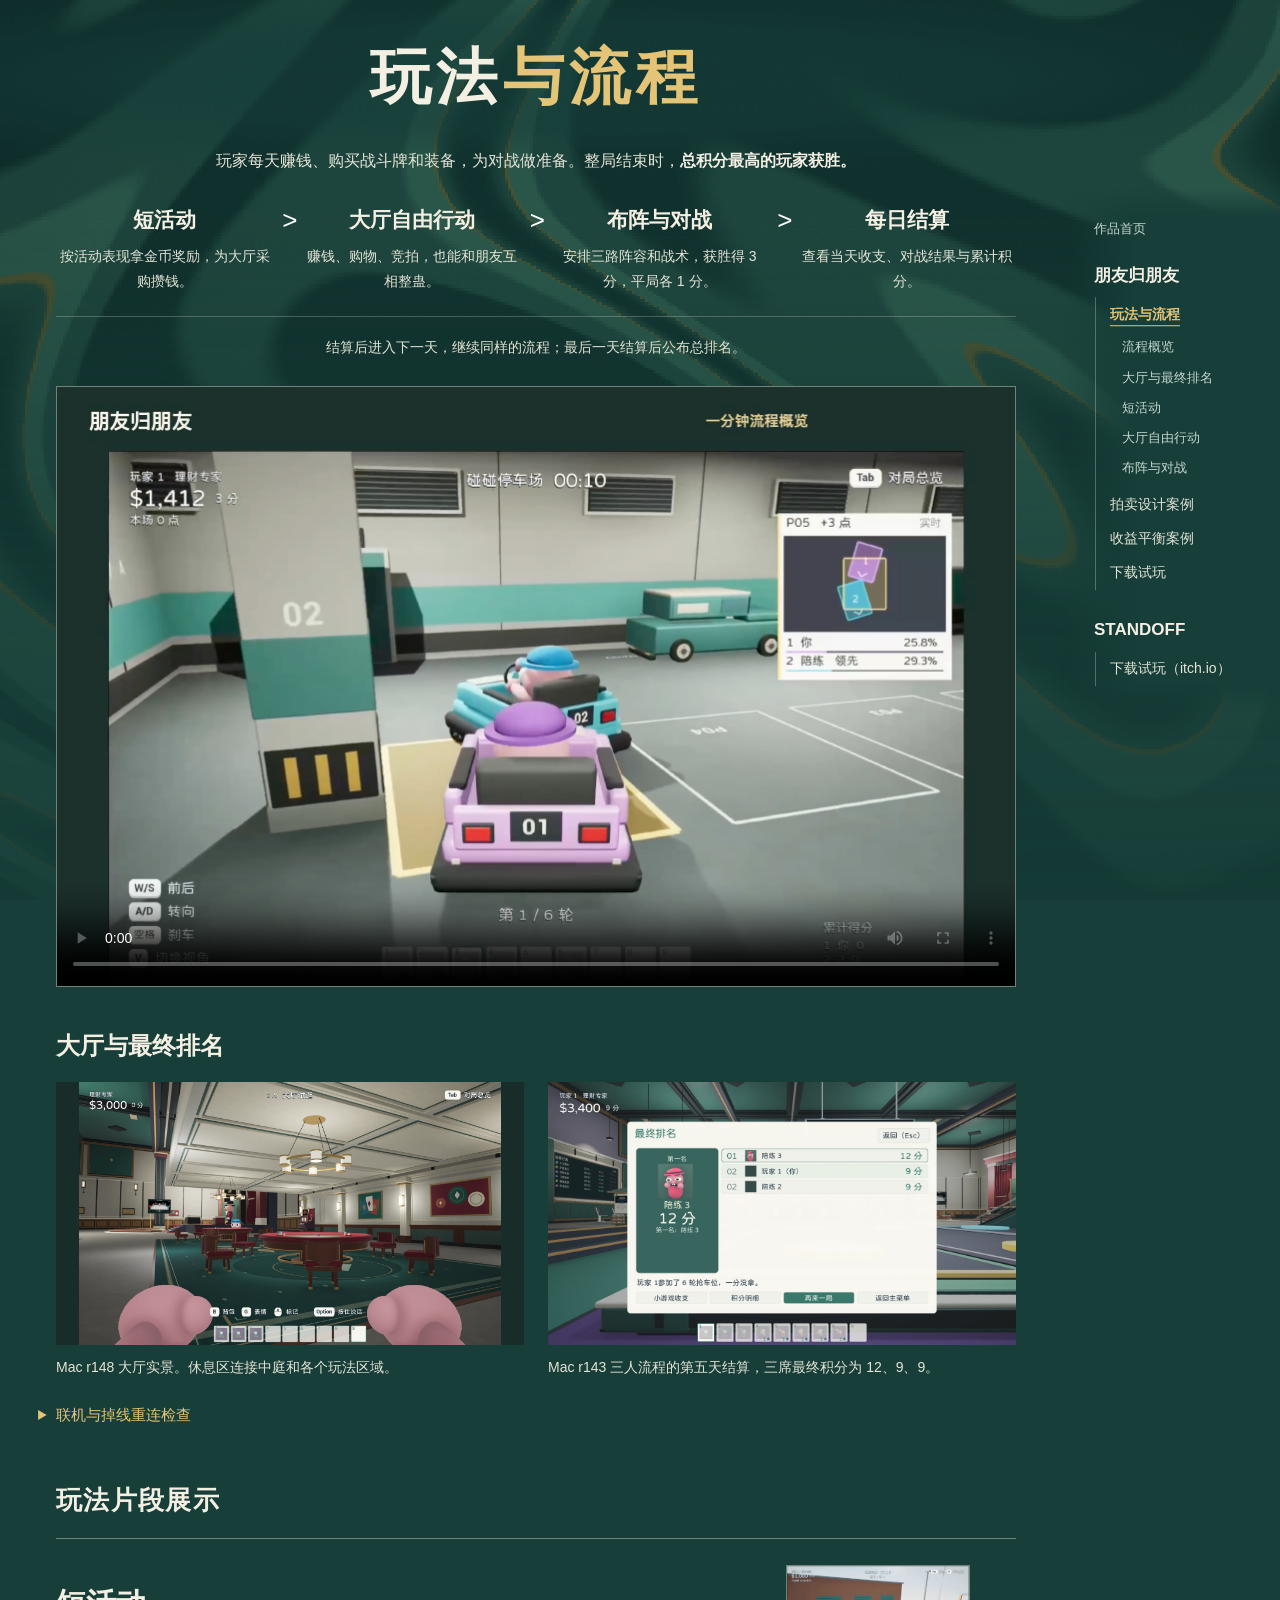
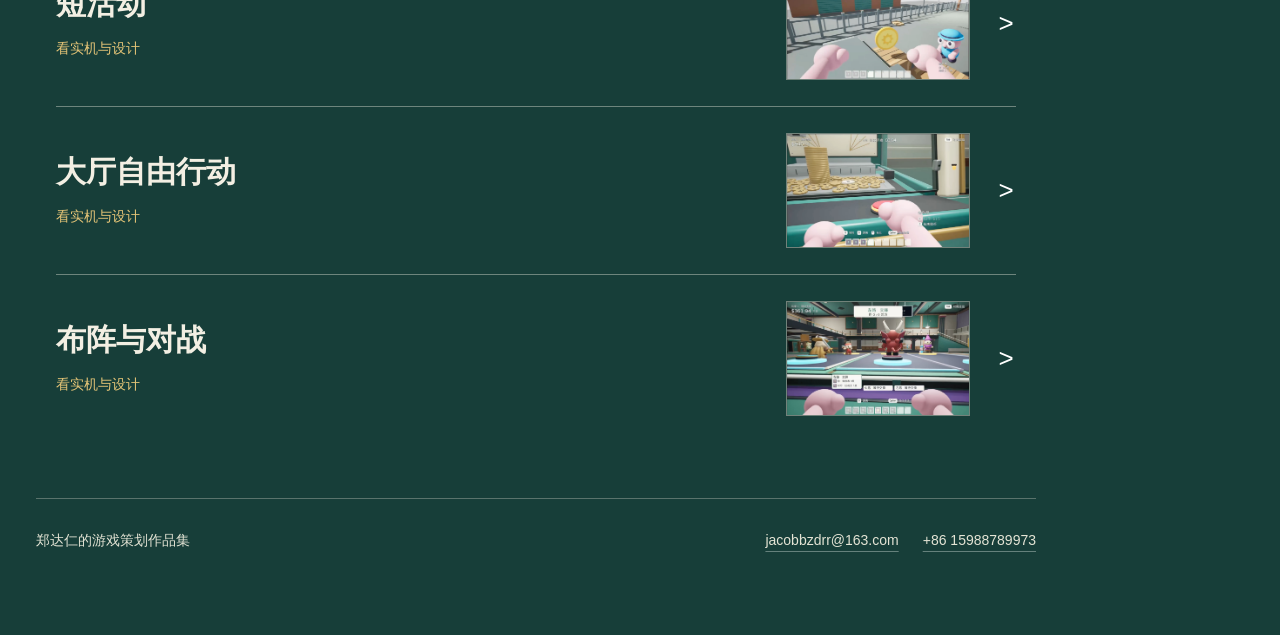
<file: gameplay.html>
<!doctype html>
<html lang="zh-CN">
  <head>
    <meta charset="utf-8" />
    <meta name="viewport" content="width=device-width, initial-scale=1" />
    <meta name="theme-color" content="#294946" />
    <meta name="description" content="了解《朋友归朋友》的短活动、大厅自由行动，以及布阵与对战流程。" />
    <title>玩法与流程｜朋友归朋友</title>
    <link rel="icon" href="data:," />
    <link rel="stylesheet" href="./styles.css?v=20261018-footer" />
    <link rel="stylesheet" href="./gameplay.css?v=20261119-views" />
    <script src="./gameplay.js?v=20261022-r141-videos" defer></script>
    <link rel="stylesheet" href="./site-nav.css?v=20261119-works" />
    <script src="./site-nav.js?v=20261119-works" defer></script>
    <link rel="stylesheet" href="./ink-background.css?v=20261020-v4" />
    <script src="./ink-background.js?v=20261020-v4" defer></script>
  </head>
  <body class="has-site-nav" data-nav-page="gameplay">
    <a class="flow-skip-link" href="#play-examples">跳到玩法片段展示</a>
    <aside class="site-directory">
      <button class="directory-toggle" type="button" aria-expanded="false" aria-controls="portfolio-directory" hidden>
        <svg viewBox="0 0 24 24" fill="none" stroke="currentColor" stroke-width="1.5" stroke-linecap="round" aria-hidden="true"><path d="M4 6h16M4 12h16M4 18h16" /></svg>
        <span>目录</span>
      </button>
      <nav class="directory-nav" id="portfolio-directory" aria-label="作品集目录">
        <a class="directory-link directory-home" href="./index.html" data-nav-page="home">作品首页</a>
        <ul class="directory-projects">
          <li>
            <a class="directory-link directory-project-title" id="directory-friends" href="./index.html#friends" data-nav-page="home" data-nav-target="friends">朋友归朋友</a>
            <ul class="directory-pages" aria-labelledby="directory-friends">
              <li>
                <a class="directory-link" href="./gameplay.html" data-nav-page="gameplay" aria-current="page">玩法与流程</a>
                <ul class="directory-sections" aria-label="玩法与流程的章节">
                  <li><a class="directory-link" href="./gameplay.html#overview" data-nav-page="gameplay" data-nav-target="overview">流程概览</a></li>
                  <li><a class="directory-link" href="./gameplay.html#match-views" data-nav-page="gameplay" data-nav-target="match-views">大厅与最终排名</a></li>
                  <li><a class="directory-link" href="./gameplay.html#activities" data-nav-page="gameplay" data-nav-target="activities">短活动</a></li>
                  <li><a class="directory-link" href="./gameplay.html#hall" data-nav-page="gameplay" data-nav-target="hall">大厅自由行动</a></li>
                  <li><a class="directory-link" href="./gameplay.html#battle" data-nav-page="gameplay" data-nav-target="battle">布阵与对战</a></li>
                </ul>
              </li>
              <li><a class="directory-link" href="./auction.html" data-nav-page="auction">拍卖设计案例</a></li>
              <li><a class="directory-link" href="./income.html" data-nav-page="income">收益平衡案例</a></li>
              <li><a class="directory-link" href="./index.html#download" data-nav-page="home" data-nav-target="download">下载试玩</a></li>
            </ul>
          </li>
          <li>
            <a class="directory-link directory-project-title" id="directory-standoff" href="./index.html#standoff" data-nav-page="home" data-nav-target="standoff" lang="en">STANDOFF</a>
            <ul class="directory-pages" aria-labelledby="directory-standoff">
              <li><a class="directory-link" href="https://jacobbzdr-art.itch.io/standoff-the-directors-cut">下载试玩（itch.io）</a></li>
            </ul>
          </li>
        </ul>
      </nav>
    </aside>
    <main class="page gameplay-page">

      <header class="flow-intro">
        <h1>玩法<span>与流程</span></h1>
      </header>

      <section class="daily-overview" aria-label="整局流程">
        <p class="match-goal">玩家每天赚钱、购买战斗牌和装备，为对战做准备。整局结束时，<strong>总积分最高的玩家获胜。</strong></p>
        <ol class="daily-flow" aria-label="每天的游戏流程">
          <li>
            <strong>短活动</strong>
            <p>按活动表现拿金币奖励，为大厅采购攒钱。</p>
          </li>
          <li>
            <strong>大厅自由行动</strong>
            <p>赚钱、购物、竞拍，也能和朋友互相整蛊。</p>
          </li>
          <li>
            <strong>布阵与对战</strong>
            <p>安排三路阵容和战术，获胜得 3 分，平局各 1 分。</p>
          </li>
          <li>
            <strong>每日结算</strong>
            <p>查看当天收支、对战结果与累计积分。</p>
          </li>
        </ol>
        <p class="match-cycle">结算后进入下一天，继续同样的流程；最后一天结算后公布总排名。</p>
      </section>

      <figure class="gameplay-film overview-film" id="overview" aria-label="游戏流程概览">
        <video class="gameplay-video" id="overview-video" width="1920" height="1200" controls playsinline preload="metadata"
          poster="./assets/videos/friends-game-overview-r141-poster.jpg"
          aria-label="朋友归朋友一分钟流程概览：停车争位、大厅赚钱与购物、公开竞拍、布阵与战术选择，再到三路对战和每日结算。">
          <source src="./assets/videos/friends-game-overview-r141.mp4" type="video/mp4" />
          <a href="./assets/videos/friends-game-overview-r141.mp4">打开一分钟流程概览</a>
        </video>
      </figure>

      <section class="match-views" id="match-views" aria-labelledby="match-views-title">
        <h2 id="match-views-title">大厅与最终排名</h2>
        <div class="match-shots">
          <figure>
            <a href="./assets/optimized/friends-hall-r148.webp" aria-label="打开大厅实景大图"><img src="./assets/optimized/friends-hall-r148.webp" width="1440" height="900" loading="lazy" alt="从大厅休息区望向中庭，圆桌和沙发之间留出了通往各玩法区域的过道。" /></a>
            <figcaption>Mac r148 大厅实景。休息区连接中庭和各个玩法区域。</figcaption>
          </figure>
          <figure>
            <a href="./assets/optimized/friends-final-r143.webp" aria-label="打开最终排名大图"><img src="./assets/optimized/friends-final-r143.webp" width="1280" height="720" loading="lazy" alt="第五天的最终排名，第一名得 12 分，另外两名各得 9 分。" /></a>
            <figcaption>Mac r143 三人流程的第五天结算，三席最终积分为 12、9、9。</figcaption>
          </figure>
        </div>
        <details class="match-checks" id="session-checks">
          <summary>联机与掉线重连检查</summary>
          <p>Mac r143 的另一次检查在一台电脑上开了 8 个游戏进程，模拟 1 名房主和 7 名客人。缩短等待时间后，这一局走完了五天，结算后回到准备房间。</p>
          <p>掉线重连用同一台 Mac 的 3 个进程单独检查。一名客人断线后从主菜单重新加入，角色、余额、三件物品和第八格的选中状态都与断线前一致。</p>
        </details>
      </section>

      <!-- Reserved for the user's future multiplayer recording.
           Add the approved video source, poster, and a factual caption before removing hidden.
           Keep the section hidden while no recording is available. -->
      <section class="play-examples" id="friends-playtest" aria-labelledby="friends-playtest-title" hidden>
        <h2 id="friends-playtest-title">和朋友一起玩</h2>
        <figure class="gameplay-film">
          <video class="gameplay-video" id="friends-playtest-video" controls playsinline preload="none"
            aria-label="和朋友一起玩《朋友归朋友》的实机片段"></video>
          <figcaption></figcaption>
        </figure>
      </section>

      <section class="play-examples" id="play-examples" aria-labelledby="examples-title">
        <h2 id="examples-title">玩法片段展示</h2>
        <div class="featured-list">
          <details class="featured-case" id="activities">
            <summary>
              <div class="case-teaser">
                <h3 id="activity-title">短活动</h3>
                <span class="case-action"><span class="when-closed">看实机与设计</span><span class="when-open">收起内容</span></span>
              </div>
              <img class="case-preview" src="./assets/videos/parkour-bot-poster.jpg" width="1672" height="1044" alt="" loading="lazy" />
              <span class="disclosure-arrow" aria-hidden="true">&gt;</span>
            </summary>
            <div class="activity-list">
              <article class="activity-game" aria-labelledby="parkour-title">
                <h4 id="parkour-title">跑酷夺筹</h4>
                <div class="case-body">
                  <figure class="gameplay-film">
                    <video class="gameplay-video" id="parkour-video" width="1672" height="1044" controls playsinline preload="none" poster="./assets/videos/parkour-bot-poster.jpg"
                      aria-label="跑酷夺筹人机演示：争抢金币、路线跳跃到奖励结算。">
                      <source src="./assets/videos/parkour-bot-demo.mp4" type="video/mp4" />
                      <a href="./assets/videos/parkour-bot-demo.mp4">打开跑酷夺筹演示视频</a>
                    </video>
                    <figcaption>跑酷夺筹（人机演示）</figcaption>
                    <p class="video-credit">注：短活动灵感来自 <a href="https://store.steampowered.com/app/880940/Pummel_Party/" target="_blank" rel="noopener noreferrer" aria-label="Pummel Party 的 Steam 商店页面（新标签页打开）">Pummel Party</a>。</p>
                  </figure>
                  <div class="case-copy">
                    <section aria-labelledby="parkour-rules-title">
                      <h5 id="parkour-rules-title">玩法</h5>
                      <p>场上一次只有<strong>一枚金币</strong>，被拿到后才会换位置。玩家可以选不同的路线过去抢，也可以通过推人干扰朋友拿金币。</p>
                    </section>
                    <section aria-labelledby="parkour-design-title">
                      <h5 id="parkour-design-title">设计思路</h5>
                      <p>地图里放了推车、弹簧床和跷跷板。推车的两端分别提供不同路线的登高捷径，玩家可以看金币刷在哪里，再决定走哪条路、用哪个机关。</p>
                      <p>玩家的目标都是拿金币。我想让过去抢金币的方式多一些，抢的过程中也能互相推一推，留下一些搞笑有意思的片段。</p>
                    </section>
                  </div>
                </div>
              </article>
              <article class="activity-game" aria-labelledby="other-activity-1">
                <h4 id="other-activity-1">碰碰停车场</h4>
                <div class="case-body">
                  <figure class="gameplay-film">
                    <video class="gameplay-video" id="parking-video" width="1670" height="1044" controls playsinline preload="none" poster="./assets/videos/parking-r141-poster.jpg"
                      aria-label="碰碰停车场人机演示：原速展示争抢车位到判定结果。">
                      <source src="./assets/videos/parking-r141.mp4" type="video/mp4" />
                      <a href="./assets/videos/parking-r141.mp4">打开碰碰停车场演示视频</a>
                    </video>
                    <figcaption>一轮车位争抢（人机演示）</figcaption>
                  </figure>
                  <div class="case-copy">
                    <section aria-labelledby="parking-rules-title">
                      <h5 id="parking-rules-title">玩法</h5>
                      <p>玩家开车抢亮起的车位，也能互相碰撞。倒计时结束时，按车身占住车位的面积判断车位算谁的，一共六轮，累计得分。</p>
                    </section>
                    <section aria-labelledby="parking-design-title">
                      <h5 id="parking-design-title">设计思路</h5>
                      <p>车位有高分和普通两种。是去抢高分，还是先找一个没那么挤的车位，玩家可以自己选。先停进去也还要小心，朋友可能最后一刻撞过来。</p>
                    </section>
                  </div>
                </div>
              </article>
              <article class="activity-game activity-text" aria-labelledby="other-activity-0">
                <h4 id="other-activity-0">岩浆推人</h4>
                <div class="case-copy">
                  <section aria-labelledby="lava-rules-title">
                    <h5 id="lava-rules-title">玩法</h5>
                    <p>一边想办法把朋友推下去，一边留意脚下快要塌掉的岩台。掉进岩浆，这一回合就淘汰了。</p>
                  </section>
                  <section aria-labelledby="lava-design-title">
                    <h5 id="lava-design-title">设计思路</h5>
                    <p>推空后的收手时间比推中更长。朋友推空了，你就有机会把他推下去。</p>
                  </section>
                </div>
              </article>
              <article class="activity-game activity-text" aria-labelledby="other-activity-2">
                <h4 id="other-activity-2">自由死斗</h4>
                <div class="case-copy">
                  <section aria-labelledby="deathmatch-rules-title">
                    <h5 id="deathmatch-rules-title">玩法</h5>
                    <p>两分钟内比谁击杀得多，倒下后两秒就能复活。可以借着掩体和侧路接近对手，也能随时切换已经有的武器。</p>
                  </section>
                  <section aria-labelledby="deathmatch-design-title">
                    <h5 id="deathmatch-design-title">设计思路</h5>
                    <p>手枪和近战武器免费，步枪和狙击枪要在大厅买，死亡后不会掉落。我想让大厅里买不买枪的决定，也能影响接下来和朋友玩的短活动。</p>
                  </section>
                </div>
              </article>
            </div>
          </details>

          <details class="featured-case" id="hall">
            <summary>
              <div class="case-teaser">
                <h3 id="hall-title">大厅自由行动</h3>
                <span class="case-action"><span class="when-closed">看实机与设计</span><span class="when-open">收起内容</span></span>
              </div>
              <img class="case-preview" src="./assets/videos/hall-activities-r141-poster.jpg" width="1670" height="1044" alt="" loading="lazy" />
              <span class="disclosure-arrow" aria-hidden="true">&gt;</span>
            </summary>
            <div class="case-body hall-overview">
              <figure class="gameplay-film">
                <video class="gameplay-video" id="hall-video" width="1670" height="1044" controls playsinline preload="none" poster="./assets/videos/hall-activities-r141-poster.jpg"
                  aria-label="大厅活动人机演示：在大厅赚钱、购物，为接下来的对战做准备。">
                  <source src="./assets/videos/hall-activities-r141.mp4" type="video/mp4" />
                  <a href="./assets/videos/hall-activities-r141.mp4">打开大厅活动演示视频</a>
                </video>
                <figcaption>大厅活动（人机演示）</figcaption>
              </figure>
              <div class="case-copy">
                <section aria-labelledby="hall-purpose-title">
                  <h4 id="hall-purpose-title">在大厅做准备</h4>
                  <p>短活动结束后，玩家回到大厅各自找点事做。可以玩几局、买点东西，也能凑过去看朋友在干什么，顺便整蛊一下。</p>
                </section>
              </div>
            </div>
            <div class="activity-list hall-game-list">
              <article class="activity-game activity-text" aria-labelledby="hall-auction-title">
                <h4 id="hall-auction-title">拍卖</h4>
                <div class="case-copy">
                  <section aria-labelledby="hall-auction-rules-title">
                    <h5 id="hall-auction-rules-title">玩法</h5>
                    <p>拍卖会先展示拍品和起拍价，想买的人就可以参与竞价。落槌前都能加价，最后由有效报价最高的人付款，拿走拍品。</p>
                  </section>
                  <section aria-labelledby="auction-design-title">
                    <h5 id="auction-design-title">拍卖和商店有什么不同</h5>
                    <p>商店按标价买东西。拍卖则可能便宜买到正好能用的东西，但朋友也想要的话，价格就可能一路加上去，最后也不一定归你。</p>
                  </section>
                </div>
              </article>
              <article class="activity-game activity-text" aria-labelledby="other-hall-0">
                <h4 id="other-hall-0">二十一点</h4>
                <div class="case-copy">
                  <section aria-labelledby="hall-blackjack-rules-title">
                    <h5 id="hall-blackjack-rules-title">玩法</h5>
                    <p>和庄家比点数，不能超过 21 点。过程中可以要牌、停牌或加倍。赢到的钱可以留着买东西，也可以接着玩。</p>
                  </section>
                  <section aria-labelledby="hall-blackjack-design-title">
                    <h5 id="hall-blackjack-design-title">设计思路</h5>
                    <p>打牌的操作放在场景里，站在牌桌旁也能转头、走动。我想让玩家打牌时还能看看朋友在干什么，围观、聊几句。</p>
                  </section>
                </div>
              </article>
              <article class="activity-game activity-text" aria-labelledby="other-hall-1">
                <h4 id="other-hall-1">老虎机</h4>
                <div class="case-copy">
                  <section aria-labelledby="hall-slots-rules-title">
                    <h5 id="hall-slots-rules-title">玩法</h5>
                    <p>先选这次投多少钱，再等转轮一个个停下。能拿回多少，要看最后的图案，也可能什么都拿不到。</p>
                  </section>
                  <section aria-labelledby="hall-slots-design-title">
                    <h5 id="hall-slots-design-title">设计思路</h5>
                    <p>我想让玩家自己选愿意冒多大的风险，也能和朋友一起等开奖。</p>
                  </section>
                </div>
              </article>
              <article class="activity-game activity-text" aria-labelledby="other-hall-2">
                <h4 id="other-hall-2">商店</h4>
                <div class="case-copy">
                  <section aria-labelledby="hall-shop-rules-title">
                    <h5 id="hall-shop-rules-title">玩法</h5>
                    <p>在点单机上选好战斗牌、装备或用品，付钱后拿到发票，再交给店员领东西。买来的东西可以用来布阵、参加短活动，也可以拿去整蛊朋友。</p>
                  </section>
                  <section aria-labelledby="hall-shop-design-title">
                    <h5 id="hall-shop-design-title">设计思路</h5>
                    <p>商店每天卖的东西会随机变化。玩家得看今天有什么，再想这笔钱是用来补强阵容、买整蛊道具，还是留着参加拍卖。</p>
                  </section>
                </div>
              </article>
            </div>
          </details>

          <details class="featured-case" id="battle">
            <summary>
              <div class="case-teaser">
                <h3 id="battle-title">布阵与对战</h3>
                <span class="case-action"><span class="when-closed">看实机与设计</span><span class="when-open">收起内容</span></span>
              </div>
              <img class="case-preview" src="./assets/videos/formation-battle-r141-poster.jpg" width="1670" height="1044" alt="" loading="lazy" />
              <span class="disclosure-arrow" aria-hidden="true">&gt;</span>
            </summary>
            <div class="case-body">
              <figure class="gameplay-film">
                <video class="gameplay-video" id="battle-video" width="1670" height="1044" controls playsinline preload="none" poster="./assets/videos/formation-battle-r141-poster.jpg"
                  aria-label="布阵与对战人机演示：放置角色、使用强化、三路对战与结算。">
                  <source src="./assets/videos/formation-battle-r141.mp4" type="video/mp4" />
                  <a href="./assets/videos/formation-battle-r141.mp4">打开布阵与对战演示视频</a>
                </video>
                <figcaption>一轮布阵与对战（人机演示）</figcaption>
              </figure>
              <div class="case-copy">
                <section aria-labelledby="battle-rules-title">
                  <h4 id="battle-rules-title">玩法</h4>
                  <p>把在大厅拿到的战斗牌和装备分到<strong>三条路线</strong>。玩家先看到彼此的阵容，再各自秘密选择战术。揭晓后逐路对战，按胜负拿积分。</p>
                </section>
                <section aria-labelledby="battle-design-title">
                  <h4 id="battle-design-title">设计思路</h4>
                  <p>玩家可以根据朋友的阵容猜他会怎么选，但要等揭晓才知道。我想让这里有猜中朋友的高兴，也有以为自己猜对了，结果被朋友反过来坑了的情况。</p>
                  <p class="video-credit">注：三条路线的想法，最初来自《最终幻想 VII 重生》里的卡牌小游戏<a href="https://www.square-enix-games.com/en_US/news/final-fantasy-vii-rebirth-devs-talk-world-minigames-more" target="_blank" rel="noopener noreferrer" aria-label="女王之血的官方介绍（新标签页打开）">“女王之血”（Queen’s Blood）</a>。</p>
                </section>
              </div>
            </div>
          </details>
        </div>
      </section>
      <footer class="contact" aria-label="联系郑达仁">
        <p>郑达仁的游戏策划作品集</p>
        <nav class="contact-links" aria-label="联系方式">
          <a href="mailto:jacobbzdrr@163.com">jacobbzdrr@163.com</a>
          <a href="tel:+8615988789973">+86 15988789973</a>
        </nav>
      </footer>
    </main>
  </body>
</html>
</file>
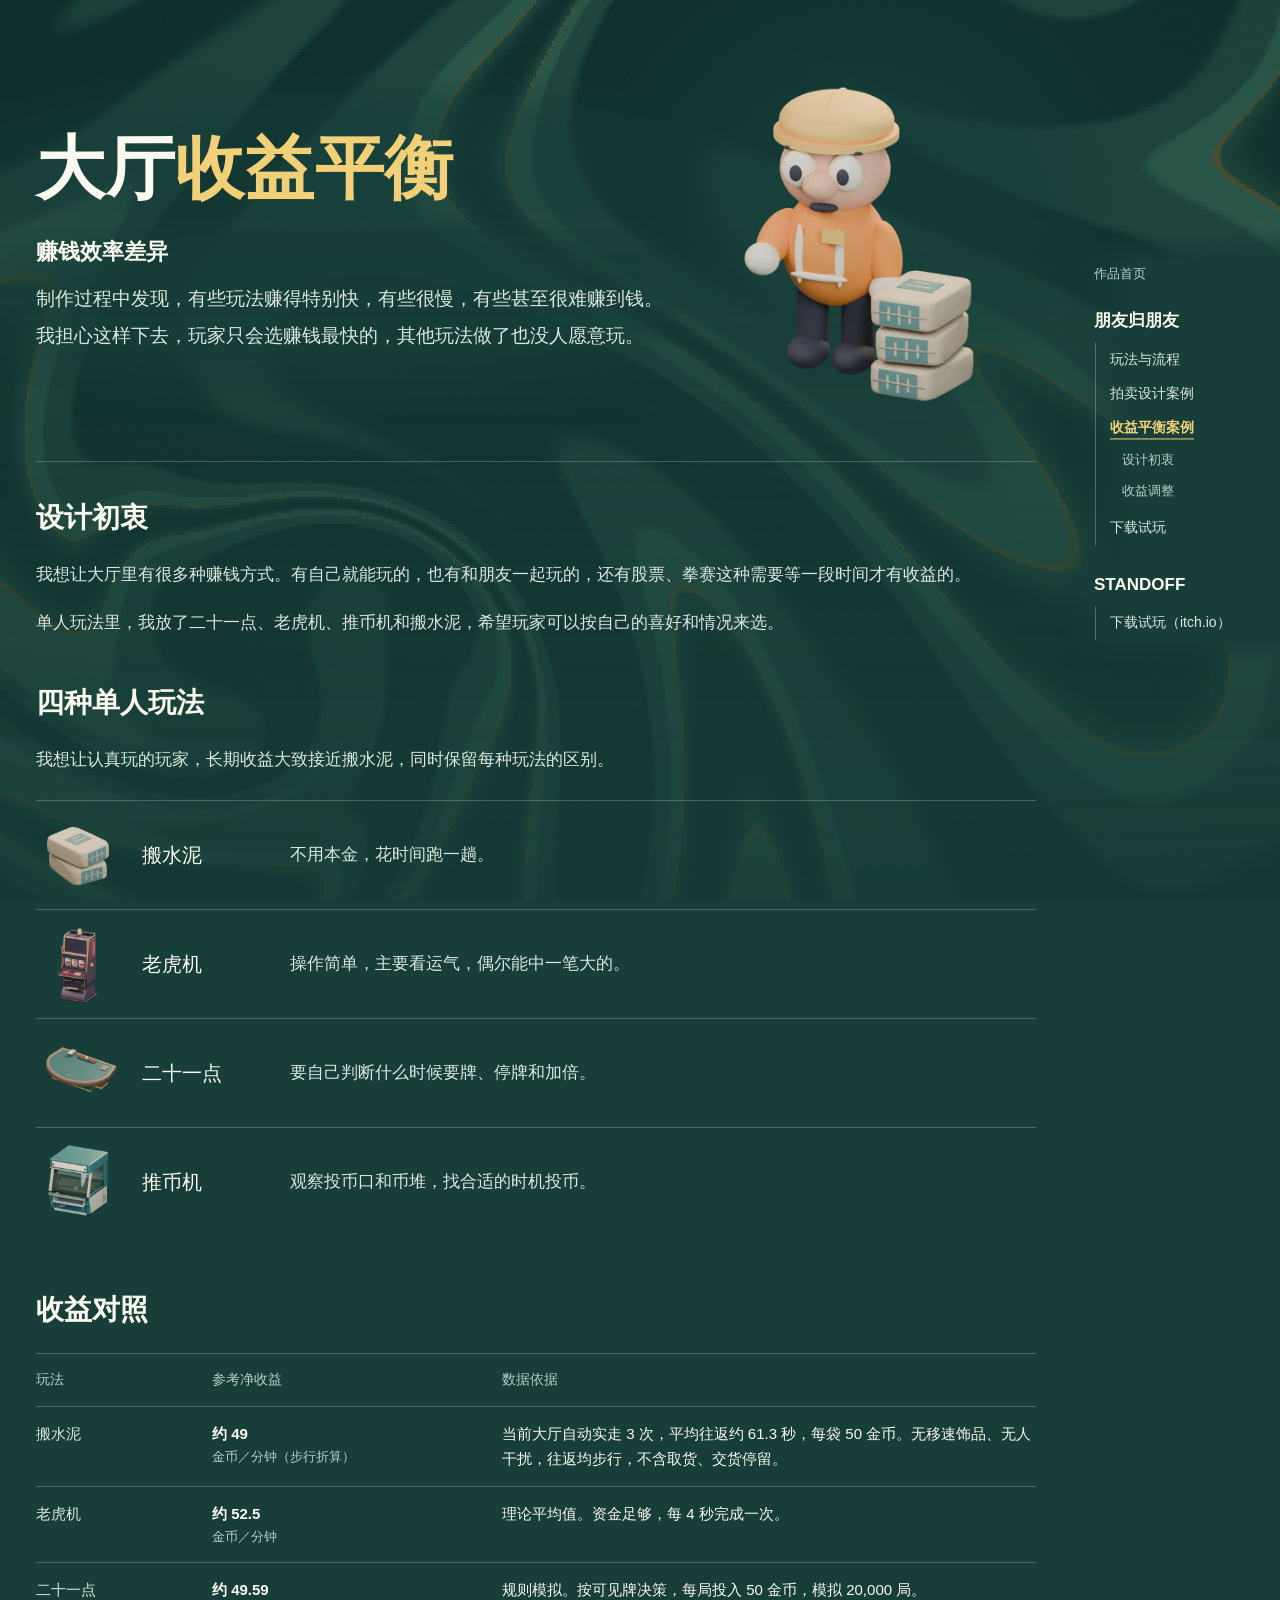
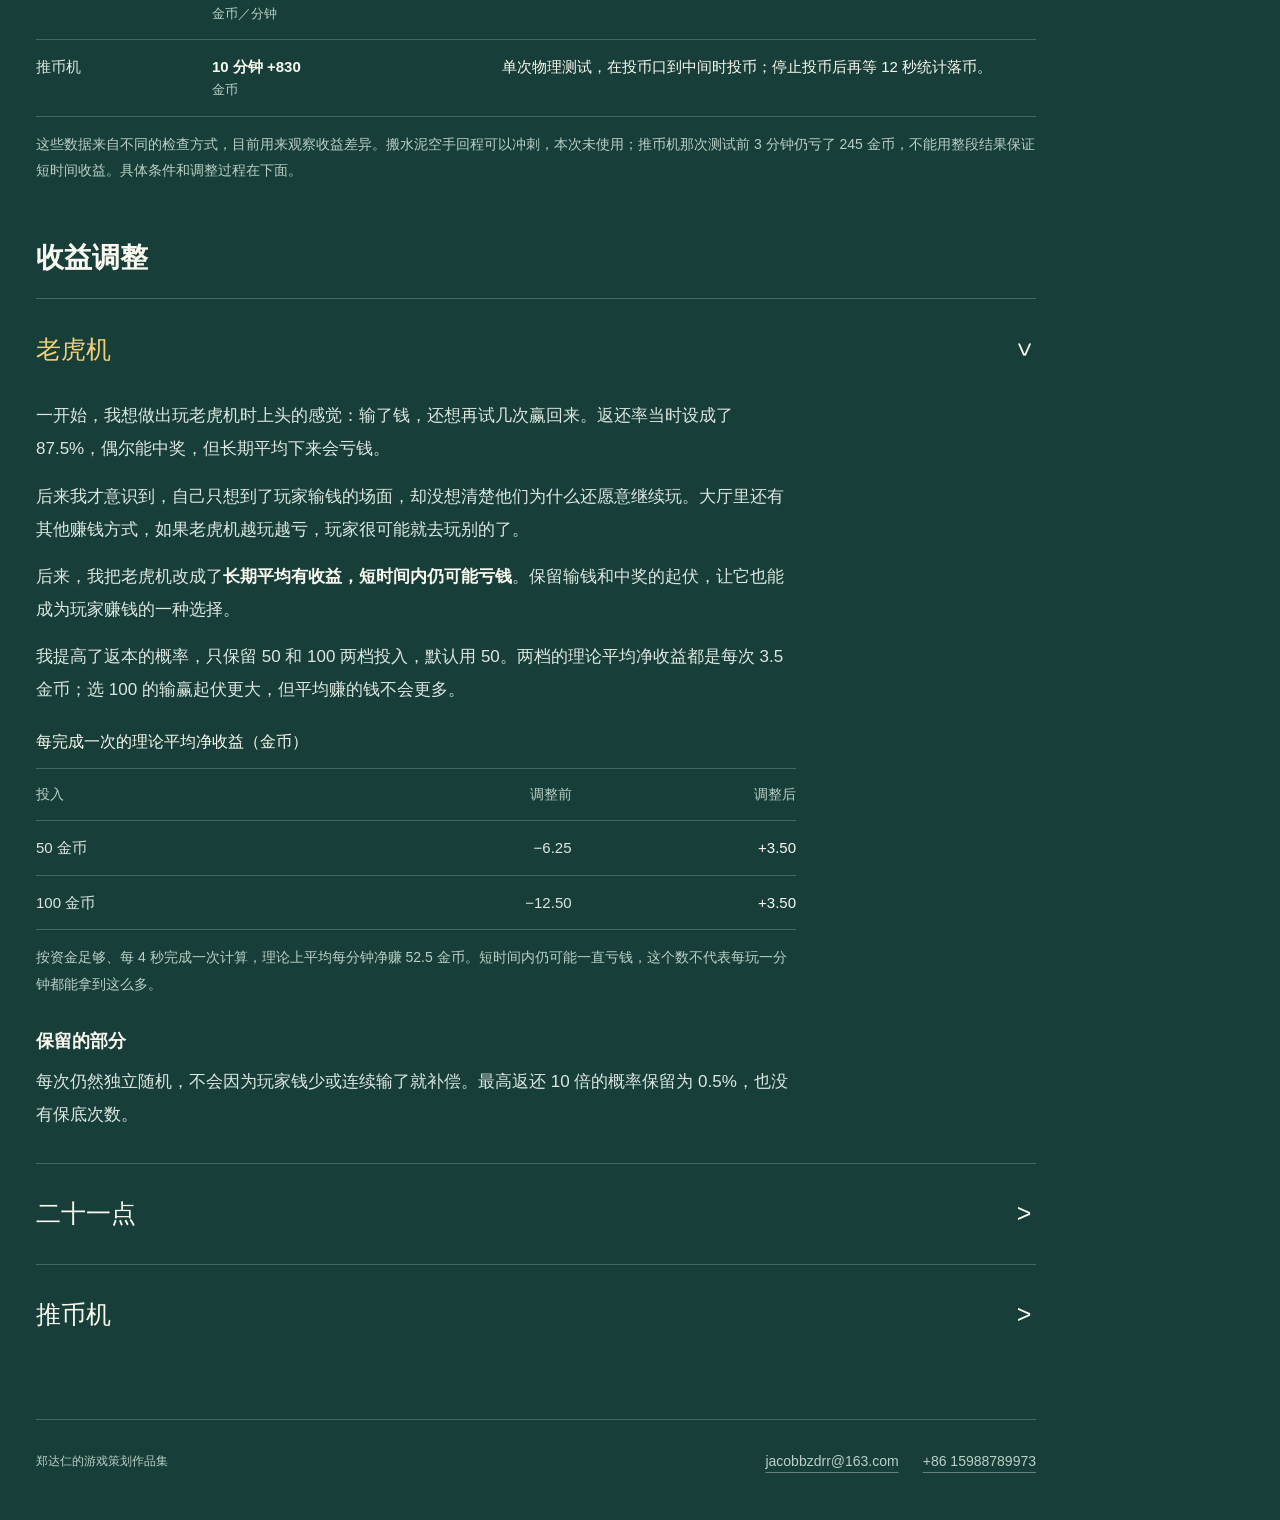
<file: income.html>
<!doctype html>
<html lang="zh-CN">
  <head>
    <meta charset="utf-8" />
    <meta name="viewport" content="width=device-width, initial-scale=1" />
    <meta name="theme-color" content="#28514b" />
    <meta name="description" content="郑达仁的《朋友归朋友》收益平衡案例：大厅单人玩法的定位，以及老虎机、二十一点、推币机的收益调整过程。" />
    <title>收益平衡案例｜朋友归朋友</title>
    <link rel="icon" href="data:," />
    <link rel="stylesheet" href="./styles.css?v=20261018-footer" />
    <link rel="stylesheet" href="./income.css?v=20261020-reading" />
    <link rel="stylesheet" href="./site-nav.css?v=20261119-works" />
    <script src="./site-nav.js?v=20261119-works" defer></script>
    <link rel="stylesheet" href="./ink-background.css?v=20261020-v4" />
    <script src="./ink-background.js?v=20261020-v4" defer></script>
  </head>
  <body class="income-case has-site-nav" data-nav-page="income">
    <a class="income-skip" href="#income-content">跳到案例正文</a>
    <aside class="site-directory">
      <button class="directory-toggle" type="button" aria-expanded="false" aria-controls="portfolio-directory" hidden>
        <svg viewBox="0 0 24 24" fill="none" stroke="currentColor" stroke-width="1.5" stroke-linecap="round" aria-hidden="true"><path d="M4 6h16M4 12h16M4 18h16" /></svg>
        <span>目录</span>
      </button>
      <nav class="directory-nav" id="portfolio-directory" aria-label="作品集目录">
        <a class="directory-link directory-home" href="./index.html" data-nav-page="home">作品首页</a>
        <ul class="directory-projects">
          <li>
            <a class="directory-link directory-project-title" id="directory-friends" href="./index.html#friends" data-nav-page="home" data-nav-target="friends">朋友归朋友</a>
            <ul class="directory-pages" aria-labelledby="directory-friends">
              <li><a class="directory-link" href="./gameplay.html" data-nav-page="gameplay">玩法与流程</a></li>
              <li><a class="directory-link" href="./auction.html" data-nav-page="auction">拍卖设计案例</a></li>
              <li>
                <a class="directory-link" href="./income.html" data-nav-page="income" aria-current="page">收益平衡案例</a>
                <ul class="directory-sections" aria-label="收益平衡案例的章节">
                  <li><a class="directory-link" href="./income.html#purpose" data-nav-page="income" data-nav-target="purpose">设计初衷</a></li>
                  <li><a class="directory-link" href="./income.html#adjustments" data-nav-page="income" data-nav-target="adjustments">收益调整</a></li>
                </ul>
              </li>
              <li><a class="directory-link" href="./index.html#download" data-nav-page="home" data-nav-target="download">下载试玩</a></li>
            </ul>
          </li>
          <li>
            <a class="directory-link directory-project-title" id="directory-standoff" href="./index.html#standoff" data-nav-page="home" data-nav-target="standoff" lang="en">STANDOFF</a>
            <ul class="directory-pages" aria-labelledby="directory-standoff">
              <li><a class="directory-link" href="https://jacobbzdr-art.itch.io/standoff-the-directors-cut">下载试玩（itch.io）</a></li>
            </ul>
          </li>
        </ul>
      </nav>
    </aside>
    <main class="page income-page" id="income-content">
      <header class="income-intro">
        <h1>大厅<span>收益平衡</span></h1>
        <div class="income-intro-copy">
          <h2 id="problem-title">赚钱效率差异</h2>
          <p class="income-lead">制作过程中发现，有些玩法赚得特别快，有些很慢，有些甚至很难赚到钱。我担心这样下去，玩家只会选赚钱最快的，其他玩法做了也没人愿意玩。</p>
        </div>
        <img class="income-hero-art" src="./assets/income/foreman-760.webp" srcset="./assets/income/foreman-380.webp 380w, ./assets/income/foreman-760.webp 760w" sizes="(max-width: 767px) 140px, (max-width: 1050px) 220px, 360px" width="760" height="800" alt="游戏里的包工头，戴着安全帽，身旁放着水泥袋" decoding="async" fetchpriority="high" />
      </header>

      <section class="income-purpose" id="purpose" aria-labelledby="purpose-title">
        <h2 id="purpose-title">设计初衷</h2>
        <p>我想让大厅里有很多种赚钱方式。有自己就能玩的，也有和朋友一起玩的，还有股票、拳赛这种需要等一段时间才有收益的。</p>
        <p>单人玩法里，我放了二十一点、老虎机、推币机和搬水泥，希望玩家可以按自己的喜好和情况来选。</p>
        <div class="income-roles">
          <h2 id="roles-title">四种单人玩法</h2>
          <p>我想让认真玩的玩家，长期收益大致接近搬水泥，同时保留每种玩法的区别。</p>
          <dl class="role-list" aria-labelledby="roles-title">
            <div><dt><img src="./assets/income/cement-256.webp" width="256" height="256" alt="" loading="lazy" decoding="async" /><span>搬水泥</span></dt><dd>不用本金，花时间跑一趟。</dd></div>
            <div><dt><img src="./assets/income/slots-256.webp" width="256" height="256" alt="" loading="lazy" decoding="async" /><span>老虎机</span></dt><dd>操作简单，主要看运气，偶尔能中一笔大的。</dd></div>
            <div><dt><img src="./assets/income/blackjack-256.webp" width="256" height="256" alt="" loading="lazy" decoding="async" /><span>二十一点</span></dt><dd>要自己判断什么时候要牌、停牌和加倍。</dd></div>
            <div><dt><img src="./assets/income/pusher-256.webp" width="256" height="256" alt="" loading="lazy" decoding="async" /><span>推币机</span></dt><dd>观察投币口和币堆，找合适的时机投币。</dd></div>
          </dl>
        </div>
      </section>

      <section class="income-section income-comparison" aria-labelledby="comparison-title">
        <h2 id="comparison-title">收益对照</h2>
        <div class="income-table-wrap">
          <table class="income-table income-reference-table" aria-labelledby="comparison-title" aria-describedby="comparison-note">
            <colgroup><col class="reference-game" /><col class="reference-result" /><col /></colgroup>
            <thead><tr><th scope="col">玩法</th><th scope="col">参考净收益</th><th scope="col">数据依据</th></tr></thead>
            <tbody>
              <tr><th scope="row">搬水泥</th><td><strong>约 49</strong><span class="reference-unit">金币／分钟（步行折算）</span></td><td>当前大厅自动实走 3 次，平均往返约 61.3 秒，每袋 50 金币。无移速饰品、无人干扰，往返均步行，不含取货、交货停留。</td></tr>
              <tr><th scope="row">老虎机</th><td><strong>约 52.5</strong><span class="reference-unit">金币／分钟</span></td><td>理论平均值。资金足够，每 4 秒完成一次。</td></tr>
              <tr><th scope="row">二十一点</th><td><strong>约 49.59</strong><span class="reference-unit">金币／分钟</span></td><td>规则模拟。按可见牌决策，每局投入 50 金币，模拟 20,000 局。</td></tr>
              <tr><th scope="row">推币机</th><td><strong>10 分钟 +830</strong><span class="reference-unit">金币</span></td><td>单次物理测试，在投币口到中间时投币；停止投币后再等 12 秒统计落币。</td></tr>
            </tbody>
          </table>
        </div>
        <p class="income-evidence" id="comparison-note">这些数据来自不同的检查方式，目前用来观察收益差异。搬水泥空手回程可以冲刺，本次未使用；推币机那次测试前 3 分钟仍亏了 245 金币，不能用整段结果保证短时间收益。具体条件和调整过程在下面。</p>
      </section>

      <section class="income-section" aria-labelledby="adjustments">
        <h2 id="adjustments">收益调整</h2>
        <div class="income-adjustments">
          <details class="income-detail" id="slots" open>
            <summary>
              <h3>老虎机</h3>
              <span class="income-chevron" aria-hidden="true">&gt;</span>
            </summary>
            <div class="income-detail-copy">
              <p>一开始，我想做出玩老虎机时上头的感觉：输了钱，还想再试几次赢回来。返还率当时设成了 87.5%，偶尔能中奖，但长期平均下来会亏钱。</p>
              <p>后来我才意识到，自己只想到了玩家输钱的场面，却没想清楚他们为什么还愿意继续玩。大厅里还有其他赚钱方式，如果老虎机越玩越亏，玩家很可能就去玩别的了。</p>
              <p>后来，我把老虎机改成了<strong>长期平均有收益，短时间内仍可能亏钱</strong>。保留输钱和中奖的起伏，让它也能成为玩家赚钱的一种选择。</p>
              <p>我提高了返本的概率，只保留 50 和 100 两档投入，默认用 50。两档的理论平均净收益都是每次 3.5 金币；选 100 的输赢起伏更大，但平均赚的钱不会更多。</p>
              <div class="income-table-wrap">
                <table class="income-table">
                  <caption>每完成一次的理论平均净收益（金币）</caption>
                  <thead><tr><th scope="col">投入</th><th scope="col">调整前</th><th scope="col">调整后</th></tr></thead>
                  <tbody>
                    <tr><th scope="row">50 金币</th><td>−6.25</td><td>+3.50</td></tr>
                    <tr><th scope="row">100 金币</th><td>−12.50</td><td>+3.50</td></tr>
                  </tbody>
                </table>
              </div>
              <p class="income-evidence">按资金足够、每 4 秒完成一次计算，理论上平均每分钟净赚 52.5 金币。短时间内仍可能一直亏钱，这个数不代表每玩一分钟都能拿到这么多。</p>
              <h4>保留的部分</h4>
              <p>每次仍然独立随机，不会因为玩家钱少或连续输了就补偿。最高返还 10 倍的概率保留为 0.5%，也没有保底次数。</p>
            </div>
          </details>

          <details class="income-detail" id="blackjack">
            <summary>
              <h3>二十一点</h3>
              <span class="income-chevron" aria-hidden="true">&gt;</span>
            </summary>
            <div class="income-detail-copy">
              <h4>怎么改</h4>
              <p>我保留了原来的牌局规则，在赢的时候额外给 25 金币。平局、输掉或爆牌都没有这笔奖励。加倍时，正常输赢按加倍后的投入算，额外奖励仍然是 25。</p>
              <p>比如投入 50 金币，普通获胜会到账 125，扣掉投入就是净赚 75。玩家还是要判断怎么打，奖励也不会随着投入一起翻倍。</p>
              <h4>用不同打法检查收益</h4>
              <p>为了看看操作有没有影响，我用游戏里的实际规则，分别模拟了三种打法。</p>
              <div class="income-table-wrap">
                <table class="income-table">
                  <caption>每局投入 50 金币时的模拟结果</caption>
                  <thead><tr><th scope="col">打法</th><th scope="col">平均净收益<br />（金币／分钟）</th></tr></thead>
                  <tbody>
                    <tr><th scope="row">根据可见牌决定要牌、停牌或加倍</th><td>+49.59</td></tr>
                    <tr><th scope="row">不到 17 点就要牌</th><td>+32.46</td></tr>
                    <tr><th scope="row">总是停牌</th><td>+6.34</td></tr>
                  </tbody>
                </table>
              </div>
              <p class="income-evidence">表中每种打法模拟 20,000 局，假设每次思考 2 秒，并计入发牌和结算等待。每局补足本金，方便比较打法；这是规则模拟，还不能代表玩家带着有限的钱玩一整局的表现。</p>
              <p>这组结果里，怎么打仍然会影响收益。投入更高也不一定赚得更多：同一种按可见牌判断的打法，投入 100 和 200 时，分别约为每分钟 46.70 和 40.92 金币。</p>
            </div>
          </details>

          <details class="income-detail" id="pusher">
            <summary>
              <h3>推币机</h3>
              <span class="income-chevron" aria-hidden="true">&gt;</span>
            </summary>
            <div class="income-detail-copy">
              <h4>一开始很难赚到钱</h4>
              <p>原来投一次要 20 金币，出口有坡。按投币口到中间再投的方式，连续测试 4 分钟，最后净亏 1,260 金币，中央的币塔也没有推下来。</p>
              <h4>先让币能被推下来</h4>
              <p>我把出口改平，加宽承币面和出口，补齐靠近推板的币堆，也减轻了币塔的重量和摩擦。硬币仍然要从正面出口掉下来才会到账，从侧面掉下去就损失了。</p>
              <p>这时先试了每次投入 10 金币。掉币改善后又赚得太快，所以最后改成每次 15，普通币仍返还 20，特殊币返还 100。</p>
              <div class="income-table-wrap">
                <table class="income-table">
                  <caption>同样在投币口到中间时投币</caption>
                  <thead><tr><th scope="col">版本</th><th scope="col">投币时间</th><th scope="col">净收益<br />（金币）</th></tr></thead>
                  <tbody>
                    <tr><th scope="row">原来：20 金币，有坡出口</th><td>4 分钟</td><td>−1,260</td></tr>
                    <tr><th scope="row">尝试：10 金币，改平出口等调整</th><td>10 分钟</td><td>+2,110</td></tr>
                    <tr><th scope="row">采用：15 金币，保留物理调整</th><td>10 分钟</td><td>+830</td></tr>
                  </tbody>
                </table>
              </div>
              <p class="income-evidence">每次停止投币后，都再等 12 秒统计落币。旧版和新版的测试时长不同；出口、币堆和成本也一起改过，不能把改善全算在出口改平这一项上。</p>
              <h4>保留观察和操作的区别</h4>
              <p>最后的 15 金币版本，中间再投的那次测试，10 分钟净赚 830；不看位置连续投的那次，净亏 1,610。</p>
              <p>我接受不看时机就一直投会亏钱。这个玩法本来就想让玩家认真观察再投，不打算通过暗中补钱，保证每个人都能赚到。</p>
              <p class="income-evidence">这些是调用游戏实际物理的自动操作测试，每种打法只有一次长测。中间再投的那次，前 3 分钟也还亏了 245 金币，不能用 10 分钟的结果保证短时间收益。</p>
            </div>
          </details>
        </div>
      </section>

      <footer class="contact" aria-label="联系郑达仁">
        <p>郑达仁的游戏策划作品集</p>
        <nav class="contact-links" aria-label="联系方式">
          <a href="mailto:jacobbzdrr@163.com">jacobbzdrr@163.com</a>
          <a href="tel:+8615988789973">+86 15988789973</a>
        </nav>
      </footer>
    </main>
  </body>
</html>
</file>
<file: styles.css>
:root {
  color-scheme: dark;
  --paper: #f3efe3;
  --teal: #294946;
  --soft-paper: #e4e4d5;
  --gold: #e4c477;
}

* { box-sizing: border-box; }

html { min-width: 280px; }

body {
  margin: 0;
  min-height: 100svh;
  background-color: var(--teal);
  background-image: url("./assets/optimized/teal-background.webp");
  background-position: center top;
  background-size: cover;
  color: var(--paper);
  font-family: "PingFang SC", "Hiragino Sans GB", "Microsoft YaHei", sans-serif;
  -webkit-font-smoothing: antialiased;
}

.page {
  width: min(1160px, calc(100% - 112px));
  margin-inline: auto;
  padding-bottom: 88px;
}

.masthead {
  display: grid;
  place-items: center;
  padding-block: 28px 34px;
}

h1 {
  width: min(730px, 100%);
  margin: 0;
}

.title-art {
  display: block;
  width: 100%;
  height: auto;
}

.portfolio-purpose {
  margin: 0;
  color: var(--soft-paper);
  font-size: 15px;
  line-height: 1.6;
  text-align: center;
}

.divider {
  height: 2px;
  margin: 0;
  border: 0;
  background: var(--paper);
  opacity: 0.72;
}

.game {
  display: grid;
  grid-template-columns: minmax(0, 0.85fr) minmax(0, 1.65fr);
  gap: 48px;
  align-items: center;
  margin-top: 52px;
}

.game-copy h2 {
  margin: 0 0 22px;
  font-size: clamp(26px, 2.4vw, 32px);
  line-height: 1.35;
  font-weight: 600;
  letter-spacing: 0.07em;
}

.game-copy p {
  margin: 0;
  font-size: 18px;
  font-weight: 400;
  line-height: 1.95;
  color: var(--soft-paper);
  text-wrap: pretty;
}

.game-cover { margin: 0; }

.game-details {
  margin: 18px 0 0;
  color: var(--soft-paper);
  font-size: 14px;
  line-height: 1.85;
}

.game-details > div + div { margin-top: 6px; }

.game-details dt,
.game-details dd {
  display: inline;
  margin: 0;
}

.game-details dt {
  color: var(--paper);
  font-weight: 500;
}

.game-links {
  display: grid;
  grid-template-columns: repeat(2, minmax(0, 1fr));
  gap: 24px;
  margin-top: 20px;
}

.game-links a,
.back-link,
.contact a {
  display: inline-flex;
  align-items: center;
  gap: 8px;
  min-height: 44px;
  padding-block: 8px;
  color: var(--gold);
  font-size: 17px;
  line-height: 1.5;
  font-weight: 500;
  text-decoration-line: underline;
  text-decoration-thickness: 1px;
  text-underline-offset: 6px;
}

.game-links a { white-space: nowrap; }

.game-links a:hover,
.back-link:hover,
.contact a:hover { color: var(--paper); }

.game-links a:focus-visible,
.back-link:focus-visible,
.contact a:focus-visible {
  outline: 2px solid var(--gold);
  outline-offset: 5px;
}

.game-links span { font-size: 20px; text-decoration: none; }

.contact {
  display: flex;
  flex-wrap: wrap;
  align-items: center;
  justify-content: space-between;
  gap: 8px 28px;
  margin-top: 56px;
  padding-top: 20px;
  border-top: 1px solid rgb(243 239 227 / 30%);
}

.contact p {
  margin: 0;
  color: var(--soft-paper);
  font-size: 14px;
  line-height: 1.8;
}

.contact a { font-size: 16px; }

.contact-links { display: flex; flex-wrap: wrap; align-items: center; justify-content: flex-end; gap: 8px 24px; margin-left: auto; }
.contact-links a { white-space: nowrap; }
.reading-nav {
  display: flex; flex-wrap: wrap; align-items: center; justify-content: space-between;
  gap: 12px 24px; width: min(960px, 100%); margin: 28px auto 0;
}
.reading-nav a {
  display: inline-flex; align-items: center; gap: 12px; min-height: 44px; padding-block: 8px;
  color: var(--gold); font-size: 16px; line-height: 1.6;
  text-decoration-thickness: 1px; text-underline-offset: 6px;
}
.reading-nav a span { color: var(--paper); font-size: 21px; }
.reading-nav a:hover { color: var(--paper); }
.reading-nav a:focus-visible { outline: 2px solid var(--gold); outline-offset: 5px; }

.back-link,
.contact a,
.reading-nav .utility-link {
  color: var(--muted, var(--soft-paper)); font-size: 14px; font-weight: 400;
  text-decoration-color: rgb(220 231 224 / 40%);
}

.document-page {
  width: min(800px, calc(100% - 48px));
  margin-inline: auto;
  padding-block: 40px 80px;
}

.document-page h1 {
  width: auto;
  margin-top: 50px;
  font-size: clamp(32px, 5vw, 44px);
  line-height: 1.35;
}

.empty-note {
  margin-top: 28px;
  color: var(--soft-paper);
  font-size: 18px;
  line-height: 1.8;
}

.game-cover img {
  display: block;
  width: 100%;
  height: auto;
}

@media (max-width: 1100px) {
  .page { width: calc(100% - 72px); }
  .game { gap: 32px; grid-template-columns: minmax(0, 1fr) minmax(0, 1.7fr); }
  .game-copy p { font-size: 17px; }
  .desktop-break { display: none; }
}

@media (max-width: 700px) {
  .page { width: calc(100% - 40px); padding-bottom: 48px; }
  .masthead { padding-block: 32px 28px; }
  .divider { height: 1px; }
  .game { grid-template-columns: minmax(0, 1fr); gap: 30px; margin-top: 32px; }
  .game-copy h2 { margin-bottom: 14px; font-size: 26px; }
  .game-copy p { font-size: 17px; line-height: 1.9; }
  .portfolio-purpose { font-size: 14px; }
  .contact { margin-top: 36px; flex-direction: column; align-items: flex-start; }
  .contact-links { justify-content: flex-start; gap: 4px 20px; margin-left: 0; }
}

@media (min-width: 701px) and (max-width: 900px) {
  .game-links { grid-template-columns: minmax(0, 1fr); gap: 10px; }
}

@media (max-width: 360px) {
  .game-links { grid-template-columns: minmax(0, 1fr); gap: 10px; }
}
</file>
<file: home.css>
/* Keep the centered personal wordmark and the existing game cover.
   Match the approved auction page's teal, cream and restrained gold palette.
   DESIGN_VARIANCE: 5; MOTION_INTENSITY: 2; VISUAL_DENSITY: 3.
   A small, buildless portfolio overview with two direct reading paths. */
.portfolio-home {
  --teal: #28514b;
  --paper: #faf9ef;
  --soft-paper: #dce7e0;
  --muted: #b9d0c5;
  --gold: #f2d078;
  --line: rgb(219 237 225 / 24%);
  background-color: var(--teal);
  background-image: linear-gradient(rgb(40 81 75 / 92%), rgb(40 81 75 / 92%)), url("./assets/optimized/teal-background.webp");
  background-attachment: fixed;
}
.home-page { width: min(1100px, calc(100% - 96px)); padding-bottom: 32px; }
.home-skip-link {
  position: absolute;
  top: 8px;
  left: 12px;
  padding: 12px 18px;
  color: var(--teal);
  background: var(--paper);
  transform: translateY(-180%);
  z-index: 1;
}
.home-skip-link:focus { transform: none; }
.home-page .masthead { padding: 8px 0 20px; }
.home-page .masthead h1 { width: min(540px, 100%); }
.home-page .portfolio-purpose {
  display: flex; flex-wrap: wrap; justify-content: center; gap: 4px 18px;
  color: var(--muted); font-size: 14px;
}
.home-page .creator-role { color: var(--paper); font-weight: 500; }
.home-page .divider { height: 1px; background: var(--line); opacity: 1; }
.home-page .game {
  grid-template-columns: minmax(0, 1fr) minmax(0, 1.4fr);
  grid-template-rows: auto 1fr;
  grid-template-areas: "copy cover" "copy download";
  align-items: start;
  column-gap: 54px;
  row-gap: 20px;
  margin-top: 34px;
}
.home-page .game-copy { grid-area: copy; }
.home-page .game-copy h2 { margin: 0 0 20px; color: var(--paper); font-size: 30px; letter-spacing: 0.035em; line-height: 1.4; }
.home-page .game-copy p { color: var(--soft-paper); font-size: 17px; line-height: 1.9; }
.home-page .game-copy .game-intent { margin-top: 16px; color: var(--paper); }
.home-page .game-cover { grid-area: cover; }
.home-page .game-cover img { aspect-ratio: 1881 / 836; object-fit: contain; }
.home-page .game-details { margin-top: 24px; color: var(--muted); font-size: 14px; line-height: 1.85; }
.home-page .game-details > div + div { margin-top: 8px; }
.home-page .game-details dt { color: var(--soft-paper); font-weight: 500; }
.tool-ai { display: inline-block; }
.home-page .game-links { display: flex; flex-direction: column; align-items: flex-start; gap: 2px; margin-top: 20px; }
.home-page .game-links .primary-link { gap: 14px; color: var(--gold); font-size: 22px; font-weight: 600; text-decoration: none; }
.home-page .primary-link .link-label { color: inherit; font-size: inherit; text-decoration: underline; text-decoration-thickness: 1px; text-underline-offset: 7px; text-decoration-color: rgb(242 208 120 / 65%); }
.home-page .primary-link .link-arrow { color: var(--paper); font-size: 24px; font-weight: 400; }
.home-page .game-links .secondary-link { color: var(--soft-paper); font-size: 15px; font-weight: 400; text-decoration-color: rgb(220 231 224 / 40%); text-underline-offset: 5px; }
.home-page .game-links a:hover { color: var(--paper); text-decoration-color: currentColor; }
.home-page .primary-link:hover .link-label { text-decoration-color: currentColor; }
.playtest-download { grid-area: download; padding-top: 17px; border-top: 1px solid var(--line); }
.playtest-download h3 { margin: 0; color: var(--paper); font-size: 18px; font-weight: 600; line-height: 1.6; }
.playtest-download p { margin: 0; color: var(--soft-paper); font-size: 13px; line-height: 1.9; }
.download-options { display: grid; grid-template-columns: repeat(2, minmax(0, 1fr)); gap: 12px 24px; margin: 12px 0; }
.download-option { display: flex; flex-direction: column; align-items: flex-start; gap: 8px; min-height: 44px; padding: 8px 0; color: var(--gold); text-decoration: none; }
.download-label { font-size: 16px; font-weight: 500; line-height: 1.65; white-space: nowrap; text-decoration: underline; text-decoration-thickness: 1px; text-underline-offset: 6px; }
.download-meta { color: var(--muted); font-size: 12px; line-height: 1.7; }
.download-option:hover .download-label { color: var(--paper); }
.download-option:active .download-label { transform: translateY(1px); }
.download-option:focus-visible, .download-guide summary:focus-visible, .download-guide a:focus-visible { outline: 2px solid var(--gold); outline-offset: 5px; }
.download-guide { margin-top: 10px; }
.download-guide summary { display: flex; align-items: center; gap: 12px; width: fit-content; min-height: 44px; color: var(--gold); font-size: 13px; cursor: pointer; list-style: none; }
.download-guide summary::-webkit-details-marker { display: none; }
.download-guide summary::after { content: ">"; color: var(--soft-paper); }
.download-guide[open] summary::after { transform: rotate(90deg); }
.download-guide summary:hover { color: var(--paper); }
.download-guide-body p { margin-top: 10px; overflow-wrap: anywhere; }
.download-guide strong { color: var(--paper); font-weight: 500; }
.download-guide a { color: var(--gold); text-underline-offset: 4px; }
.home-page #works { border-top: 1px solid var(--line); }
.project-index {
  display: none;
  justify-content: center;
  flex-wrap: wrap;
  gap: 0 36px;
  border-bottom: 1px solid var(--line);
}
.project-index a, .work-links a {
  color: var(--gold);
  text-decoration: underline;
  text-decoration-thickness: 1px;
  text-underline-offset: 5px;
}
.project-index a {
  display: inline-flex;
  align-items: baseline;
  gap: 10px;
  padding: 12px 0;
  text-decoration: none;
}
.project-index strong { font-size: 16px; font-weight: 600; }
.project-index span { color: var(--muted); font-size: 13px; }
.project-index a:hover strong { text-decoration: underline; text-underline-offset: 5px; }
.work-links { display: flex; flex-wrap: wrap; gap: 0 20px; margin-top: 16px; }
.work-links a { display: inline-flex; align-items: center; min-height: 44px; font-size: 15px; }
.work-links a:hover { color: var(--paper); }
.work-links a:focus-visible, .project-index a:focus-visible {
  outline: 2px solid var(--gold); outline-offset: 4px;
}
.jam-project {
  display: grid;
  grid-template-columns: minmax(0, 1fr) minmax(0, 1.4fr);
  grid-template-areas: "heading film" "copy film";
  grid-template-rows: max-content 1fr;
  align-items: start;
  gap: 16px 54px;
  margin-top: 48px;
  padding-top: 36px;
  border-top: 1px solid var(--line);
}
.jam-project h2 { grid-area: heading; margin: 0; font-size: 30px; font-weight: 600; line-height: 1.4; }
.jam-subtitle { display: block; font-size: .7em; font-weight: 500; letter-spacing: 0; }
.jam-film { grid-area: film; min-width: 0; margin: 0; }
.jam-film video { display: block; width: 100%; height: auto; background: #101714; aspect-ratio: 16 / 9; }
.jam-film figcaption { margin-top: 10px; color: var(--muted); font-size: 13px; line-height: 1.7; }
@container portfolio (max-width: 680px) {
  .jam-project { grid-template-columns: minmax(0, 1fr); grid-template-areas: "heading" "film" "copy"; grid-template-rows: auto; gap: 20px; }
}
@media (max-width: 560px) {
  .project-index { justify-content: start; gap: 0 24px; }
  .project-index a { flex-direction: column; gap: 3px; }
}
@container portfolio (min-width: 561px) and (max-width: 760px) {
  .download-options { grid-template-columns: minmax(0, 1fr); gap: 6px; }
}
@media (max-width: 360px) {
  .download-options { grid-template-columns: minmax(0, 1fr); gap: 6px; }
}
.home-page .contact { margin-top: 48px; padding-top: 18px; border-top-color: var(--line); }
.home-page .contact p { color: var(--muted); font-size: 13px; }
.home-page .contact a { font-size: 14px; }
@media (max-width: 1050px) {
  .home-page { width: calc(100% - 72px); }
  .home-page .game { grid-template-columns: minmax(0, 1fr) minmax(0, 1.3fr); column-gap: 38px; }
  .home-page .game-copy h2 { font-size: 28px; }
  .home-page .game-copy p { font-size: 16px; }
}
@media (max-width: 767px) {
  .home-page { width: calc(100% - 40px); padding-bottom: 24px; }
  .home-page .masthead { padding: 8px 0 18px; }
  .home-page .masthead h1 { width: min(460px, 100%); }
  .home-page .portfolio-purpose { font-size: 12px; }
  .project-index { display: flex; }
  .home-page .game { grid-template-columns: minmax(0, 1fr); grid-template-rows: auto; grid-template-areas: "cover" "copy" "download"; row-gap: 24px; margin-top: 24px; }
  .home-page .game-copy h2 { margin-bottom: 14px; font-size: 28px; }
  .home-page .game-copy .game-intent { margin-top: 13px; }
  .home-page .game-details { margin-top: 20px; }
  .home-page .game-links { margin-top: 18px; }
  .playtest-download { padding-top: 20px; }
  .home-page .contact { margin-top: 32px; padding-top: 16px; }
  .home-page .contact p { font-size: 12px; }
}
</file>
<file: site-nav.css>
/* A shared reading directory; the game and the designer's writing stay central. */
.has-site-nav { --directory-space: 208px; padding-right: var(--directory-space); }
.has-site-nav > .page {
  width: min(1100px, calc(100% - 72px));
  container: portfolio / inline-size;
}
.site-directory {
  position: fixed; z-index: 20; top: 50%; right: 20px;
  width: 174px; transform: translateY(-50%);
}
.directory-nav {
  max-height: calc(100svh - 48px); overflow-y: auto;
  padding: 5px 6px;
  scrollbar-width: thin; scrollbar-color: var(--gold) transparent;
}
.directory-nav ul { margin: 0; padding: 0; list-style: none; }
.directory-nav .directory-projects { margin-top: 14px; }
.directory-projects > li + li { margin-top: 22px; }
.directory-nav .directory-pages {
  margin: 3px 0 0 3px; padding-left: 12px;
  border-left: 1px solid rgb(220 231 224 / 30%);
}
.directory-nav .directory-sections { margin: 1px 0 5px; padding-left: 12px; }
.directory-link {
  display: flex; align-items: center; min-height: 34px; padding: 5px 2px;
  color: var(--soft-paper); font-size: 14px; font-weight: 400; line-height: 1.55;
  text-decoration: none; text-underline-offset: 6px; text-decoration-thickness: 1px;
}
.directory-home, .directory-sections .directory-link {
  min-height: 30px; font-size: 13px;
  color: var(--muted, #c4d6cc);
}
.directory-project-title { color: var(--paper); font-size: 17px; font-weight: 650; }
.directory-link.is-current-page { color: var(--paper); font-weight: 600; }
.directory-link[aria-current] { color: var(--gold); text-decoration-line: underline; }
.directory-link:hover { color: var(--paper); text-decoration-line: underline; }
.directory-link:focus-visible, .directory-toggle:focus-visible {
  outline: 2px solid var(--gold); outline-offset: 3px;
}
.directory-nav ::selection { color: var(--teal); background: var(--gold); }
.directory-toggle { display: none; }
.has-site-nav main [id] { scroll-margin-top: 24px; }
.has-site-nav .gameplay-page { padding-top: 32px; }
.has-site-nav .flow-intro { padding-top: 8px; }

@media (min-width: 768px) and (max-width: 1050px) {
  .has-site-nav { --directory-space: 176px; }
  .has-site-nav > .page { width: calc(100% - 48px); }
  .site-directory { width: 150px; right: 12px; }
  .directory-nav .directory-pages { padding-left: 10px; }
}

/* Reflow against the space left for the article, not the full screen width. */
@container portfolio (max-width: 900px) {
  .case-body { grid-template-columns: minmax(0, 1fr); gap: 24px; }
  .case-copy { display: grid; grid-template-columns: repeat(2, minmax(0, 1fr)); gap: 28px; }
  .case-copy section + section { margin-top: 0; }
}
@container portfolio (max-width: 680px) {
  .home-page .masthead h1 { width: min(460px, 100%); }
  .home-page .game-copy h2 { margin-bottom: 16px; }
  .case-hero, .revision-layout { grid-template-columns: minmax(0, 1fr); gap: 30px; }
  .case-hero { padding: 28px 0 40px; }
  .case-intro h1 { font-size: 112px; }
  .case-film { margin: 0; }
  .auction-flow { grid-template-columns: repeat(2, minmax(0, 1fr)); gap: 24px; }
  .auction-flow li::after { display: none; }
  .rules-grid { grid-template-columns: minmax(0, 1fr); gap: 24px; }
  .funds-rule { grid-column: auto; }
}
@container portfolio (max-width: 560px) {
  .home-page .game {
    grid-template-columns: minmax(0, 1fr); grid-template-rows: auto;
    grid-template-areas: "cover" "copy" "download"; gap: 28px; margin-top: 28px;
  }
}
@container portfolio (max-width: 620px) {
  .case-copy { display: block; }
  .case-copy section + section { margin-top: 24px; }
  .featured-case > summary { grid-template-columns: minmax(0, 1fr) 120px 18px; gap: 18px; }
  .case-teaser h3 { display: block; font-size: 23px; }
  .case-teaser h3 span { display: block; margin-top: 5px; font-size: 16px; }
  .daily-flow { gap: 18px; }
  .daily-flow strong { font-size: 14px; }
  .daily-flow li:not(:last-child)::after { right: -16px; font-size: 19px; }
}

@media (max-width: 767px) {
  .has-site-nav { padding-right: 0; }
  .has-site-nav > .page { width: calc(100% - 40px); }
  .site-directory { position: static; width: auto; margin: 20px; transform: none; }
  .directory-nav { max-height: none; }
  .nav-ready { padding-bottom: calc(80px + env(safe-area-inset-bottom)); }
  .nav-ready .site-directory {
    position: fixed; top: auto; right: max(16px, env(safe-area-inset-right));
    bottom: max(16px, env(safe-area-inset-bottom)); margin: 0; width: auto;
  }
  .nav-ready .directory-toggle {
    display: flex; align-items: center; justify-content: center; gap: 10px;
    min-width: 92px; min-height: 48px; padding: 12px 16px;
    border: 1px solid rgb(220 231 224 / 60%); border-radius: 8px;
    background: #1b3c37; color: var(--paper); font: inherit; font-size: 14px;
    cursor: pointer;
  }
  .directory-toggle svg { width: 18px; height: 18px; flex: none; }
  .nav-ready .directory-nav {
    display: none; position: absolute; right: 0; bottom: 60px;
    width: min(244px, calc(100vw - 32px)); max-height: calc(100svh - 112px);
    padding: 16px 20px; border: 1px solid rgb(220 231 224 / 40%);
    border-radius: 12px; background: #1b3c37; overscroll-behavior: contain;
  }
  .nav-ready .site-directory.is-open .directory-nav { display: block; }
  .directory-nav .directory-projects { margin-top: 8px; }
  .directory-projects > li + li { margin-top: 14px; }
  .directory-link, .directory-sections .directory-link { min-height: 44px; }
}
@media (max-width: 430px) {
  .has-site-nav .featured-case > summary { grid-template-columns: minmax(0, 1fr) 92px 12px; gap: 12px; }
  .has-site-nav .case-teaser h3 { font-size: 21px; }
  .has-site-nav .daily-flow strong { font-size: 12px; }
}
@media (max-width: 340px) {
  .has-site-nav .featured-case > summary { grid-template-columns: minmax(0, 1fr) 72px 12px; gap: 10px; }
  .has-site-nav .case-teaser h3 { font-size: 19px; }
}
@media (prefers-reduced-motion: no-preference) {
  .directory-link { transition: color 120ms ease-out; }
}
@media print {
  .has-site-nav { padding: 0; }
  .site-directory { display: none; }
  .has-site-nav > .page { width: 100%; }
}
</file>
<file: ink-background.css>
/* Approved teal motion, with quiet areas for the portfolio content. */
#ink-backdrop {
  position: fixed; inset: 0; width: 100%; height: 100%;
  z-index: -1; pointer-events: none; image-rendering: pixelated;
  mask-image: linear-gradient(#000 24vh, rgb(0 0 0 / 45%) 65vh, rgb(0 0 0 / 24%));
}
body.ink-active { background: #173e39; isolation: isolate; }
.ink-active .flow-section { background: rgb(12 38 34 / 22%); }
@media (min-width: 768px) {
  .ink-active .site-directory::before {
    content: ""; position: absolute; inset: -20px -20px -20px -24px; z-index: -1;
    background: linear-gradient(90deg, transparent, #173e39 34%);
    mask-image: linear-gradient(transparent, #000 28px, #000 calc(100% - 28px), transparent);
    pointer-events: none;
  }
}
@media print { #ink-backdrop { display: none; } }
</file>
<file: auction.css>
/* Approved structure and copy remain. Personal game-design notebook treatment.
   DESIGN_VARIANCE: 6; MOTION_INTENSITY: 2; VISUAL_DENSITY: 3.
   Native HTML/CSS. Original-speed bot footage and a fixed teal theme. */
@font-face {
  font-family: "Auction Display";
  src: url("./assets/fonts/auction-title.woff2") format("woff2");
  font-style: normal;
  font-weight: 400;
  font-display: swap;
}
.auction-case {
  --teal: #28514b;
  --paper: #faf9ef;
  --soft-paper: #dce7e0;
  --muted: #b9d0c5;
  --gold: #f2d078;
  --line: rgb(219 237 225 / 24%);
  background-color: var(--teal);
  background-image: linear-gradient(rgb(40 81 75 / 92%), rgb(40 81 75 / 92%)), url("./assets/optimized/teal-background.webp");
  background-size: cover;
  background-attachment: fixed;
}
.auction-page { width: min(1100px, calc(100% - 96px)); padding: 24px 0 36px; }
.case-nav { min-height: 44px; }
.case-nav .back-link { color: var(--muted); font-size: 14px; font-weight: 400; text-decoration-color: transparent; }
.case-nav .back-link:hover { color: var(--paper); text-decoration-color: currentColor; }
.skip-link { position: absolute; top: 8px; left: 12px; padding: 12px 18px; background: var(--paper); color: var(--teal); transform: translateY(-180%); z-index: 1; }
.skip-link:focus { transform: none; }
.case-hero {
  display: block;
  padding: 28px 0 52px;
}
.case-intro {
  display: grid;
  grid-template-columns: minmax(0, .9fr) minmax(0, 1.1fr);
  grid-template-rows: 1fr auto auto;
  column-gap: clamp(24px, 4vw, 56px);
}
.auction-page .case-intro h1 {
  grid-column: 1;
  grid-row: 1;
  align-self: end;
  margin: 0 0 12px;
}
.case-intro > .goal-lead { grid-column: 1; grid-row: 2; margin-bottom: 8px; }
.case-intro > .goal { grid-column: 1; grid-row: 3; padding-bottom: 32px; }
.auction-host {
  grid-column: 2;
  grid-row: 1 / 4;
  align-self: end;
  justify-self: end;
  width: min(320px, 100%);
  margin: 0;
}
.auction-host img { display: block; width: 100%; height: auto; }
.case-intro:has(.goal[open]) .auction-host { grid-row: 1 / 3; }
.case-intro > .goal[open] { grid-column: 1 / -1; grid-row: 3; padding-bottom: 0; }
.auction-page .case-hero .case-film { margin: 32px 0 0; }
@media (max-width: 767px) {
  .case-intro { column-gap: 12px; }
  .auction-page .case-intro h1 { align-self: center; font-size: clamp(58px, 18vw, 100px); margin-bottom: 8px; }
  .case-intro > .goal-lead { grid-column: 1 / -1; margin-top: 20px; }
  .case-intro > .goal { grid-column: 1 / -1; padding-bottom: 0; }
  .auction-host { width: min(240px, 100%); }
  .auction-host, .case-intro:has(.goal[open]) .auction-host { grid-row: 1; }
  .auction-page .case-hero .case-film { margin-top: 24px; }
}
.case-context { margin: 0 0 17px; color: var(--muted); font-size: 14px; line-height: 1.6; }
.case-intro h1 {
  position: relative;
  display: flex;
  width: fit-content;
  gap: 0.035em;
  margin: 0 0 29px;
  padding: 0 0.09em 0.07em 0;
  font-family: "Auction Display", "PingFang SC", "Microsoft YaHei", sans-serif;
  font-size: clamp(116px, 11vw, 156px);
  font-weight: 400;
  font-synthesis: none;
  -webkit-text-stroke: 1px currentColor;
  line-height: 1.1;
}
.case-intro h1 span:first-child { display: block; transform: rotate(-5deg) translateY(0.025em); }
.case-intro h1 span:last-child { display: block; transform: rotate(3deg); }
.case-intro h1::after { content: ""; position: absolute; width: 58%; height: 5px; background: var(--gold); bottom: 1px; left: 8%; transform: rotate(-4deg); }
.case-lead { max-width: 22em; margin: 0 0 17px; font-size: 18px; line-height: 1.9; color: var(--soft-paper); text-wrap: pretty; }
.case-lead strong { font-weight: 600; color: var(--paper); white-space: nowrap; }
.closing-thought { display: inline-block; }
.case-film { margin: 25px 0 0; }
.film-video { display: block; width: 100%; height: auto; box-sizing: border-box; border: 1px solid rgb(223 239 229 / 33%); background: #101613; }
.film-video:focus-visible { outline: 2px solid var(--gold); outline-offset: 4px; }
.case-film figcaption { margin-top: 13px; color: var(--muted); font-size: 13px; line-height: 1.8; }
.case-section h2 { margin: 0; font-size: 28px; font-weight: 600; line-height: 1.45; letter-spacing: 0.01em; }
.flow-section { padding: 27px 34px 18px; background: rgb(211 236 218 / 7%); }
.flow-section h2 { font-size: 21px; }
.auction-flow { display: grid; grid-template-columns: repeat(4, minmax(0, 1fr)); gap: 40px; list-style: none; padding: 0; margin: 25px 0 14px; }
.auction-flow li { position: relative; display: grid; gap: 8px; font-size: 21px; line-height: 1.5; font-weight: 500; }
.flow-step { color: var(--muted); font-size: 13px; font-weight: 400; font-variant-numeric: tabular-nums; }
.auction-flow li:not(:last-child)::after { content: ">"; position: absolute; right: -22px; bottom: 2px; color: var(--paper); font-size: 22px; font-weight: 400; }
.disclosure > summary { list-style: none; cursor: pointer; }
.disclosure > summary::-webkit-details-marker { display: none; }
.disclosure > summary::marker { content: ""; }
.disclosure > summary:focus-visible { outline: 2px solid var(--gold); outline-offset: 5px; }
.text-toggle { width: fit-content; min-height: 44px; display: flex; gap: 17px; align-items: center; color: var(--gold); font-size: 14px; line-height: 1.6; }
.text-toggle:hover { color: var(--paper); }
.text-toggle > .toggle-label { text-decoration: underline; text-underline-offset: 6px; text-decoration-thickness: 1px; text-decoration-color: rgb(242 208 120 / 55%); }
.chevron { flex: 0 0 auto; display: inline-block; width: 22px; color: var(--paper); text-align: center; font-size: 22px; line-height: 1; }
.disclosure[open] > summary .chevron { transform: rotate(90deg); }
.detail-copy { color: var(--soft-paper); font-size: 16px; line-height: 1.95; text-wrap: pretty; }
.detail-copy p { margin: 0; }
.detail-copy p + p { margin-top: 16px; }
.detail-copy h3 { margin: 0 0 10px; color: var(--paper); font-size: 18px; line-height: 1.5; font-weight: 600; }
.goal .detail-copy { padding-top: 18px; }
.rules-grid { display: grid; grid-template-columns: repeat(2, minmax(0, 1fr)); gap: 30px 48px; padding: 25px 0 18px; }
.funds-rule { grid-column: 1 / -1; max-width: 49em; }
.decisions-section { padding: 68px 0 58px; }
.decisions-section h2 { margin-bottom: 22px; }
.decision { border-bottom: 1px solid var(--line); }
.decision:last-child { border-bottom: 0; }
.decision > summary { display: flex; align-items: center; gap: 24px; min-height: 96px; padding: 22px 0; }
.decision-title { flex: 1; font-size: clamp(20px, 2vw, 25px); font-weight: 500; line-height: 1.65; text-wrap: pretty; }
.decision-consequence { display: inline-block; }
.decision > summary:hover .decision-title, .decision[open] .decision-title { color: var(--gold); }
.decision-copy { max-width: 47em; padding: 0 0 30px 22px; margin-bottom: 6px; border-left: 2px solid rgb(242 208 120 / 55%); }
.revision-section { padding: 48px 0 0; border-top: 2px solid var(--line); }
.revision-section h2 { margin-bottom: 36px; }
.revision-layout { display: grid; grid-template-columns: minmax(0, 0.9fr) minmax(0, 1.25fr); gap: 66px; }
.revision-layout h3 { margin: 0 0 17px; color: var(--muted); font-size: 14px; font-weight: 400; line-height: 1.6; }
.revision-layout p, .revision-changes { color: var(--soft-paper); font-size: 16px; line-height: 1.9; }
.revision-layout p { margin: 0; }
.revision-problem .problem-line { max-width: 9em; margin-bottom: 18px; color: var(--paper); font-size: clamp(27px, 2.9vw, 36px); line-height: 1.55; font-weight: 600; text-wrap: balance; }
.problem-line span { display: block; }
.revision-problem .revision-before { margin-bottom: 18px; }
.revision-reason .detail-copy { padding-top: 14px; }
.revision-changes { list-style: none; margin: 0; padding: 0; counter-reset: change; }
.revision-changes li { position: relative; padding-left: 34px; counter-increment: change; }
.revision-changes li::before { content: counter(change, decimal-leading-zero); position: absolute; top: 3px; left: 0; color: var(--muted); font-size: 12px; font-variant-numeric: tabular-nums; }
.revision-changes li + li { margin-top: 18px; }
.revision-changes strong { color: var(--paper); font-weight: 600; white-space: nowrap; }
.revision-change .revision-purpose { margin-top: 24px; color: var(--muted); font-size: 14px; }
.reference-note { margin: 24px 0 0; color: var(--muted); font-size: 13px; line-height: 1.8; text-wrap: pretty; }
.reference-note a { color: var(--gold); text-underline-offset: 4px; }
.reference-note a:hover { color: var(--paper); }
.reference-note a:focus-visible { outline: 2px solid var(--gold); outline-offset: 4px; }
.auction-page .contact { margin-top: 66px; padding-top: 22px; border-top-color: var(--line); }
.auction-page .contact p { font-size: 12px; color: var(--muted); }
.auction-page .contact a { font-size: 14px; }
@media (prefers-reduced-motion: no-preference) {
  .chevron { transition: transform 160ms ease; }
  .decision-title { transition: color 160ms ease; }
}
@media (max-width: 1050px) {
  .auction-page { width: calc(100% - 72px); }
  .case-hero { gap: 38px; padding-top: 36px; }
  .case-lead { font-size: 17px; }
  .auction-flow { gap: 30px; }
  .auction-flow li { font-size: 19px; }
  .auction-flow li:not(:last-child)::after { right: -19px; }
  .revision-layout { gap: 42px; }
}
@media (max-width: 767px) {
  .auction-page { width: calc(100% - 40px); padding: 14px 0 26px; }
  .case-hero, .revision-layout { grid-template-columns: minmax(0, 1fr); gap: 30px; }
  .case-hero { padding: 29px 0 38px; }
  .case-context { margin-bottom: 14px; font-size: 13px; }
  .case-intro h1 { font-size: 112px; margin-bottom: 22px; }
  .case-lead { max-width: 27em; font-size: 17px; margin-bottom: 13px; }
  .case-film { margin: 0; }
  .case-film figcaption { margin-top: 10px; font-size: 12px; }
  .flow-section { padding: 23px 22px 16px; }
  .flow-section h2 { font-size: 20px; }
  .auction-flow { grid-template-columns: repeat(2, minmax(0, 1fr)); gap: 24px 26px; margin: 24px 0 18px; }
  .auction-flow li { gap: 6px; font-size: 19px; }
  .auction-flow li::after { display: none; }
  .rules-grid { grid-template-columns: minmax(0, 1fr); gap: 24px; }
  .funds-rule { grid-column: auto; }
  .decisions-section { padding: 42px 0 32px; }
  .case-section h2 { font-size: 25px; }
  .flow-section h2 { font-size: 20px; }
  .decisions-section h2 { margin-bottom: 12px; }
  .decision > summary { gap: 16px; min-height: 92px; padding-block: 21px; }
  .decision-title { font-size: 20px; }
  .decision-copy { padding-left: 17px; padding-bottom: 20px; }
  .revision-section { padding-top: 32px; }
  .revision-section h2 { margin-bottom: 28px; }
  .revision-layout { gap: 34px; }
  .revision-problem .problem-line { max-width: none; font-size: 29px; }
  .revision-layout h3 { margin-bottom: 12px; }
  .auction-page .contact { margin-top: 40px; padding-top: 16px; }
}
@media (max-width: 360px) {
  .case-intro h1 { font-size: 98px; }
  .flow-section { padding-inline: 18px; }
  .auction-flow li { font-size: 17px; }
  .decision-title { font-size: 19px; }
}
@media print {
  .auction-case { color: #222; background: #fff; }
  .auction-page { width: 100%; }
  .case-nav, .skip-link { display: none; }
  .case-context, .case-lead, .case-lead strong, .detail-copy, .detail-copy h3,
  .case-film figcaption, .auction-flow li, .decision-title, .flow-step,
  .revision-layout h3, .revision-layout p, .revision-changes, .revision-changes strong,
  .revision-changes li::before, .reference-note, .reference-note a, .contact p, .contact a { color: #222; }
  .case-section, .decision { border-color: #bbb; }
}
</file>
<file: gameplay.css>
.gameplay-page { padding-top: 25px; padding-bottom: 72px; }
.page-nav { display: flex; align-items: center; }

.flow-skip-link {
  position: absolute; top: 8px; left: 20px; z-index: 2;
  padding: 12px 16px; color: var(--teal); background: var(--paper);
  transform: translateY(-150%);
}
.flow-skip-link:focus { transform: translateY(0); }
.flow-intro { padding-top: 14px; text-align: center; }
.flow-intro h1 {
  width: auto; margin: 0; font-size: clamp(38px, 4.8vw, 62px);
  line-height: 1.2; font-weight: 650; letter-spacing: 0.09em;
}
.flow-intro h1 span { color: var(--gold); }

.daily-overview { width: min(960px, 100%); margin-inline: auto; padding-block: 32px 26px; }
.match-goal {
  max-width: 760px; margin: 0 auto 28px; color: var(--soft-paper);
  font-size: 16px; line-height: 1.9; text-align: center; text-wrap: pretty;
}
.match-goal strong { color: var(--paper); font-weight: 600; }
.daily-flow {
  display: grid; grid-template-columns: repeat(4, minmax(0, 1fr));
  align-items: start; gap: 30px; padding: 0; margin: 0; list-style: none;
}
.daily-flow li { position: relative; min-width: 0; text-align: center; }
.daily-flow li:not(:last-child)::after {
  content: ">"; position: absolute; right: -24px; top: 16px;
  transform: translateY(-50%); color: #fff; font-size: 26px; line-height: 1;
}
.daily-flow strong {
  display: block; font-size: clamp(16px, 2vw, 21px); font-weight: 600; line-height: 1.5;
}
.daily-flow p { margin: 8px 0 0; color: var(--soft-paper); font-size: 14px; line-height: 1.8; }
.match-cycle {
  margin: 22px 0 0; padding-top: 18px; border-top: 1px solid rgb(243 239 227 / 24%);
  color: var(--soft-paper); font-size: 14px; line-height: 1.8; text-align: center;
}

.gameplay-film { margin: 0; min-width: 0; }
.gameplay-video {
  display: block; width: 100%; height: auto; border: 1px solid #71827a; background: #18302b;
}
.gameplay-video:focus-visible, summary:focus-visible,
.case-link:focus-visible, .video-credit a:focus-visible {
  outline: 2px solid var(--gold); outline-offset: 5px;
}
.gameplay-film figcaption { margin-top: 12px; color: var(--soft-paper); font-size: 14px; line-height: 1.8; }
.overview-film { width: min(960px, 100%); margin: 0 auto; scroll-margin-top: 24px; }

.play-examples { width: min(960px, 100%); margin: 46px auto 0; scroll-margin-top: 28px; }
.play-examples > h2 { margin: 0 0 18px; font-size: 26px; line-height: 1.5; font-weight: 600; letter-spacing: 0.05em; }

/* Repeated rows are a reading index; detail content stays opt-in. */
.featured-case { border-top: 1px solid rgb(243 239 227 / 40%); scroll-margin-top: 24px; }
summary { cursor: pointer; list-style: none; }
summary::-webkit-details-marker { display: none; }
.featured-case > summary {
  display: grid; grid-template-columns: minmax(0, 1fr) 184px 20px;
  align-items: center; gap: 26px; padding-block: 26px;
}
.case-teaser { min-width: 0; }
.case-teaser h3 {
  display: flex; flex-wrap: wrap; align-items: baseline; gap: 8px 16px; margin: 0;
  font-size: clamp(23px, 2.4vw, 30px); font-weight: 600; line-height: 1.35;
}
.case-teaser h3 span { color: var(--gold); font-size: 18px; font-weight: 500; }
.case-action { display: flex; flex-wrap: wrap; gap: 16px; margin-top: 12px; color: var(--gold); font-size: 14px; line-height: 1.7; }
.featured-case > summary .when-open { display: none; }
.featured-case[open] > summary .when-open { display: inline; }
.featured-case[open] > summary .when-closed { display: none; }
.case-preview {
  display: block; width: 100%; height: auto; aspect-ratio: 1672 / 1044;
  object-fit: cover; border: 1px solid #71827a;
}
.disclosure-arrow {
  display: inline-block; color: #fff; font-size: 26px; line-height: 1;
  text-align: center; transition: transform 160ms ease;
}
details[open] > summary > .disclosure-arrow { transform: rotate(90deg); }
@media (hover: hover) {
  .featured-case > summary:hover h3 { color: var(--gold); }
  .featured-case > summary:hover .case-action { color: var(--paper); }
}

.case-body {
  display: grid; grid-template-columns: minmax(0, 1.25fr) minmax(0, 1fr);
  align-items: start; gap: 36px; padding: 2px 0 30px;
}
.case-copy { min-width: 0; color: var(--soft-paper); font-size: 16px; line-height: 1.9; }
.case-copy section + section { margin-top: 26px; }
.case-copy h4, .case-copy h5 { margin: 0 0 10px; color: var(--paper); font-size: 18px; font-weight: 600; }
.case-copy p { margin: 0; }
.case-copy p + p { margin-top: 14px; }
.case-copy strong { color: var(--paper); font-weight: 600; }
.case-link {
  display: inline-flex; align-items: center; gap: 10px; margin-top: 18px; padding-block: 6px;
  color: var(--gold); text-underline-offset: 5px; text-decoration-thickness: 1px;
}
.case-link span { color: #fff; text-decoration: none; }
.case-link:hover, .video-credit a:hover { color: var(--paper); }
.video-credit { margin: 10px 0 0; color: var(--soft-paper); font-size: 13px; line-height: 1.8; }
.video-credit a { color: var(--gold); text-underline-offset: 4px; }

.hall-overview .case-copy { display: block; }
.activity-list { padding-bottom: 30px; }
.activity-game + .activity-game {
  margin-top: 30px; padding-top: 28px; border-top: 1px solid rgb(243 239 227 / 24%);
}
.activity-game > h4 { margin: 0 0 20px; color: var(--gold); font-size: 24px; line-height: 1.5; font-weight: 500; }
.activity-game .case-body { padding-bottom: 0; }
.activity-text .case-copy { display: grid; grid-template-columns: repeat(2, minmax(0, 1fr)); gap: 28px; }
.activity-text .case-copy section + section { margin-top: 0; }

@media (max-width: 1000px) {
  .case-body { grid-template-columns: minmax(0, 1fr); gap: 24px; }
  .case-copy { display: grid; grid-template-columns: repeat(2, minmax(0, 1fr)); gap: 28px; }
  .case-copy section + section { margin-top: 0; }
}
@media (max-width: 700px) {
  .gameplay-page { padding-top: 16px; padding-bottom: 42px; }
  .daily-overview { padding-block: 24px 22px; }
  .match-goal { margin-bottom: 26px; text-align: left; }
  .has-site-nav .daily-flow { grid-template-columns: minmax(0, 1fr); gap: 28px; }
  .daily-flow li { display: grid; grid-template-columns: 104px minmax(0, 1fr); align-items: start; gap: 16px; text-align: left; }
  .has-site-nav .gameplay-page .daily-flow strong { font-size: 16px; }
  .daily-flow p { margin: 0; }
  .has-site-nav .daily-flow li:not(:last-child)::after {
    right: auto; left: 32px; top: auto; bottom: -23px; width: 18px; height: 18px;
    transform: rotate(90deg); font-size: 18px; text-align: center;
  }
  .match-cycle { margin-top: 24px; text-align: left; }
  .play-examples { margin-top: 34px; }
  .play-examples > h2 { font-size: 23px; margin-bottom: 14px; }
  .featured-case > summary { grid-template-columns: minmax(0, 1fr) 120px 14px; gap: 18px; padding-block: 22px; }
  .case-teaser h3 { display: block; font-size: 23px; }
  .case-teaser h3 span { display: block; margin-top: 5px; font-size: 16px; }
  .case-action { gap: 12px; font-size: 13px; }
  .disclosure-arrow { font-size: 23px; }
  .case-body { padding-bottom: 24px; }
  .case-copy { display: block; }
  .case-copy section + section { margin-top: 22px; }
  .activity-list { padding-bottom: 24px; }
  .activity-game > h4 { font-size: 22px; }
  .activity-text .case-copy { display: block; }
  .activity-text .case-copy section + section { margin-top: 22px; }
}
@media (max-width: 430px) {
  .featured-case > summary { grid-template-columns: minmax(0, 1fr) 92px 12px; gap: 12px; }
  .case-teaser h3 { font-size: 21px; }
  .case-action { font-size: 12px; gap: 10px; }
}
@media (max-width: 340px) {
  .featured-case > summary { grid-template-columns: minmax(0, 1fr) 72px 12px; gap: 10px; }
  .case-teaser h3 { font-size: 19px; }
}
@media (prefers-reduced-motion: reduce) {
  .disclosure-arrow { transition: none; }
}
.match-views { width: min(960px, 100%); margin: 42px auto; }
.match-views h2 { margin: 0 0 18px; font-size: 24px; line-height: 1.45; }
.match-shots { display: grid; grid-template-columns: repeat(2, minmax(0, 1fr)); gap: 24px; }
.match-shots figure { margin: 0; }
.match-shots img { display: block; width: 100%; height: auto; aspect-ratio: 16 / 9; object-fit: contain; background: #182c2a; }
.match-shots figcaption, .match-checks p { margin: 10px 0 0; color: var(--soft-paper); font-size: 14px; line-height: 1.8; }
.match-checks { margin-top: 16px; }
.match-checks summary { display: list-item; list-style: disclosure-closed; width: fit-content; padding: 10px 0; color: var(--gold); font-size: 15px; }
.match-checks[open] summary { list-style: disclosure-open; }
.match-checks summary::-webkit-details-marker { display: inline; }
.match-shots a { display: block; }
.match-shots a:focus-visible { outline: 2px solid var(--gold); outline-offset: 4px; }
@container portfolio (max-width: 620px) {
  .match-shots { grid-template-columns: minmax(0, 1fr); gap: 20px; }
}
</file>
<file: income.css>
/* Income case: extend the existing teal reading pages and native disclosures. */
.income-case {
  --teal: #28514b;
  --paper: #faf9ef;
  --soft-paper: #dce7e0;
  --muted: #b9d0c5;
  --gold: #f2d078;
  --line: rgb(219 237 225 / 24%);
  background-color: var(--teal);
  background-image: linear-gradient(rgb(40 81 75 / 92%), rgb(40 81 75 / 92%)), url("./assets/optimized/teal-background.webp");
  background-size: cover;
  background-attachment: fixed;
  scrollbar-color: var(--muted) var(--teal);
}
.income-case ::selection { color: var(--teal); background: var(--gold); }
.income-page { padding: 60px 0 36px; }
.income-page p { margin: 0; font-size: 17px; line-height: 1.95; color: var(--soft-paper); text-wrap: pretty; }
.income-page p + p { margin-top: 14px; }
.income-page h1 { width: auto; margin: 0 0 30px; font-size: clamp(40px, 5.4vw, 72px); font-weight: 600; line-height: 1.3; letter-spacing: .01em; text-wrap: balance; }
.income-page h1 span { color: var(--gold); }
.income-page h2 { margin: 0 0 20px; font-size: 28px; line-height: 1.45; font-weight: 600; text-wrap: balance; }
.income-page h3 { margin: 0 0 14px; font-size: 20px; line-height: 1.5; font-weight: 500; }
.income-page h4 { margin: 30px 0 10px; color: var(--paper); font-size: 18px; line-height: 1.5; font-weight: 600; }
.income-page strong { color: var(--paper); font-weight: 600; }
.income-intro { display: grid; grid-template-columns: minmax(0, 1fr) minmax(0, .54fr); grid-template-areas: "title art" "copy art"; gap: 22px 28px; align-items: center; padding-bottom: 42px; }
.income-intro h1 { grid-area: title; margin: 0; align-self: end; }
.income-intro-copy { grid-area: copy; align-self: start; }
.income-intro-copy h2 { margin-bottom: 12px; font-size: 22px; }
.income-hero-art { grid-area: art; display: block; justify-self: end; width: min(100%, 360px); height: auto; pointer-events: none; }
.income-page .income-lead { font-size: 19px; }
.income-purpose { padding-top: 36px; border-top: 1px solid var(--line); scroll-margin-top: 28px; }
.income-problem { display: grid; grid-template-columns: minmax(200px, .7fr) minmax(0, 1.5fr); gap: 36px; align-items: start; }
.income-problem h2 { font-size: 25px; margin: 3px 0 0; }
.income-roles { margin-top: 44px; }
.income-roles > p { max-width: 44em; }
.role-list { margin: 24px 0 0; padding: 0; }
.role-list > div { display: grid; grid-template-columns: 230px minmax(0, 1fr); gap: 24px; align-items: center; padding: 12px 0; border-top: 1px solid var(--line); }
.role-list dt { display: flex; align-items: center; gap: 22px; color: var(--paper); font-size: 20px; font-weight: 500; line-height: 1.7; }
.role-list dt img { display: block; flex: none; width: 84px; height: 84px; object-fit: contain; pointer-events: none; }
.role-list dd { margin: 0; color: var(--soft-paper); font-size: 17px; line-height: 1.9; }
.income-section { padding-top: 54px; }
.income-adjustments { border-top: 1px solid var(--line); }
.income-detail { border-bottom: 1px solid var(--line); }
.income-detail:last-child { border-bottom: 0; }
.income-detail > summary { display: grid; grid-template-columns: minmax(0, 1fr) 24px; align-items: center; gap: 24px; min-height: 100px; padding: 24px 0; cursor: pointer; list-style: none; }
.income-detail > summary::-webkit-details-marker { display: none; }
.income-detail > summary::marker { content: ""; }
.income-detail > summary h3 { margin: 0; font-size: 25px; line-height: 1.5; font-weight: 500; }
.income-chevron { display: block; width: 24px; color: var(--paper); font-size: 25px; line-height: 1; text-align: center; }
.income-detail[open] > summary .income-chevron { transform: rotate(90deg); }
.income-detail > summary:hover h3, .income-detail[open] > summary h3 { color: var(--gold); }
.income-detail > summary:focus-visible { outline: 2px solid var(--gold); outline-offset: 5px; }
.income-detail-copy { max-width: 760px; padding: 0 0 32px; }
.income-detail-copy h4:first-child { margin-top: 0; }
.income-table-wrap { max-width: 100%; margin-top: 22px; }
.income-table { width: 100%; border-collapse: collapse; color: var(--soft-paper); font-size: 15px; line-height: 1.7; font-variant-numeric: tabular-nums; }
.income-table caption { margin-bottom: 12px; text-align: left; color: var(--paper); font-size: 16px; font-weight: 500; }
.income-table th, .income-table td { padding: 14px 16px; border-bottom: 1px solid var(--line); vertical-align: top; text-align: right; }
.income-table th:first-child { padding-left: 0; text-align: left; }
.income-table th:last-child, .income-table td:last-child { padding-right: 0; }
.income-table thead th { border-top: 1px solid var(--line); color: var(--muted); font-size: 14px; font-weight: 400; }
.income-table tbody th { font-weight: 400; }
.income-table td { white-space: nowrap; }
.income-table td:last-child { color: var(--paper); }
.income-reference-table { table-layout: fixed; }
.income-reference-table .reference-game { width: 16%; }
.income-reference-table .reference-result { width: 29%; }
.income-reference-table th, .income-reference-table td { text-align: left; }
.income-reference-table td { white-space: normal; overflow-wrap: break-word; }
.income-reference-table .reference-unit { display: block; color: var(--muted); font-size: 13px; }
.income-page .income-evidence { margin-top: 14px; color: var(--muted); font-size: 14px; line-height: 1.9; }
.income-page .contact { margin-top: 54px; border-top-color: var(--line); }
.income-page .contact p { font-size: 12px; color: var(--muted); }
.income-page .contact a { font-size: 14px; }
.income-skip { position: absolute; top: 8px; left: 12px; padding: 12px 18px; background: var(--paper); color: var(--teal); transform: translateY(-180%); z-index: 30; }
.income-skip:focus { transform: none; outline: 2px solid var(--gold); }
@container portfolio (max-width: 760px) {
  .income-problem { display: block; }
  .income-problem h2 { margin-bottom: 16px; }
  .income-intro { padding-bottom: 32px; gap: 20px 20px; }
  .income-intro .income-lead { font-size: 18px; }
  .income-roles { margin-top: 36px; }
  .role-list > div { grid-template-columns: 190px minmax(0, 1fr); gap: 20px; }
  .role-list dt { gap: 16px; font-size: 19px; }
  .role-list dt img { width: 68px; height: 68px; }
  .income-detail > summary { gap: 20px; }
}
@media (max-width: 767px) {
  .income-page { padding-top: 36px; }
  .income-page h1 { font-size: clamp(32px, 9.6vw, 56px); margin-bottom: 24px; }
  .income-intro { grid-template-columns: minmax(0, 1fr) 140px; grid-template-areas: "title art" "copy copy"; gap: 20px 16px; }
  .income-intro h1 { margin: 0; align-self: center; }
  .income-intro h1 span { display: block; }
  .income-hero-art { width: 140px; }
  .income-page h2 { font-size: 25px; margin-bottom: 16px; }
  .income-page .income-lead { font-size: 17px; }
  .income-page p { font-size: 16px; line-height: 1.9; }
  .income-purpose { padding-top: 28px; }
  .income-section { padding-top: 40px; }
  .role-list > div { grid-template-columns: 76px minmax(0, 1fr); gap: 20px; padding: 16px 0; }
  .role-list dt { flex-direction: column; gap: 6px; font-size: 17px; text-align: center; }
  .role-list dt img { width: 64px; height: 64px; }
  .role-list dd { font-size: 16px; }
  .income-detail > summary { gap: 16px; min-height: 84px; }
  .income-detail > summary h3 { font-size: 23px; }
  .income-table { font-size: 14px; }
  .income-table th, .income-table td { padding: 12px 10px; }
  .income-table thead th { font-size: 13px; }
  .income-reference-table .reference-game { width: 21%; }
  .income-reference-table .reference-result { width: 29%; }
  .income-reference-table th, .income-reference-table td { padding-inline: 6px; }
  .income-reference-table th:first-child { padding-left: 0; }
  .income-reference-table td:last-child, .income-reference-table th:last-child { padding-right: 0; }
  .income-reference-table .reference-unit { font-size: 12px; }
  .income-page .income-evidence { font-size: 13px; }
  .income-page .contact { margin-top: 40px; }
}
@media (max-width: 359px) {
  .income-intro { grid-template-columns: minmax(0, 1fr) 110px; gap: 18px 10px; }
  .income-hero-art { width: 110px; }
}
@media (prefers-reduced-motion: no-preference) {
  .income-chevron { transition: transform 160ms ease-out; }
  .income-detail > summary h3 { transition: color 160ms ease-out; }
}
</file>
